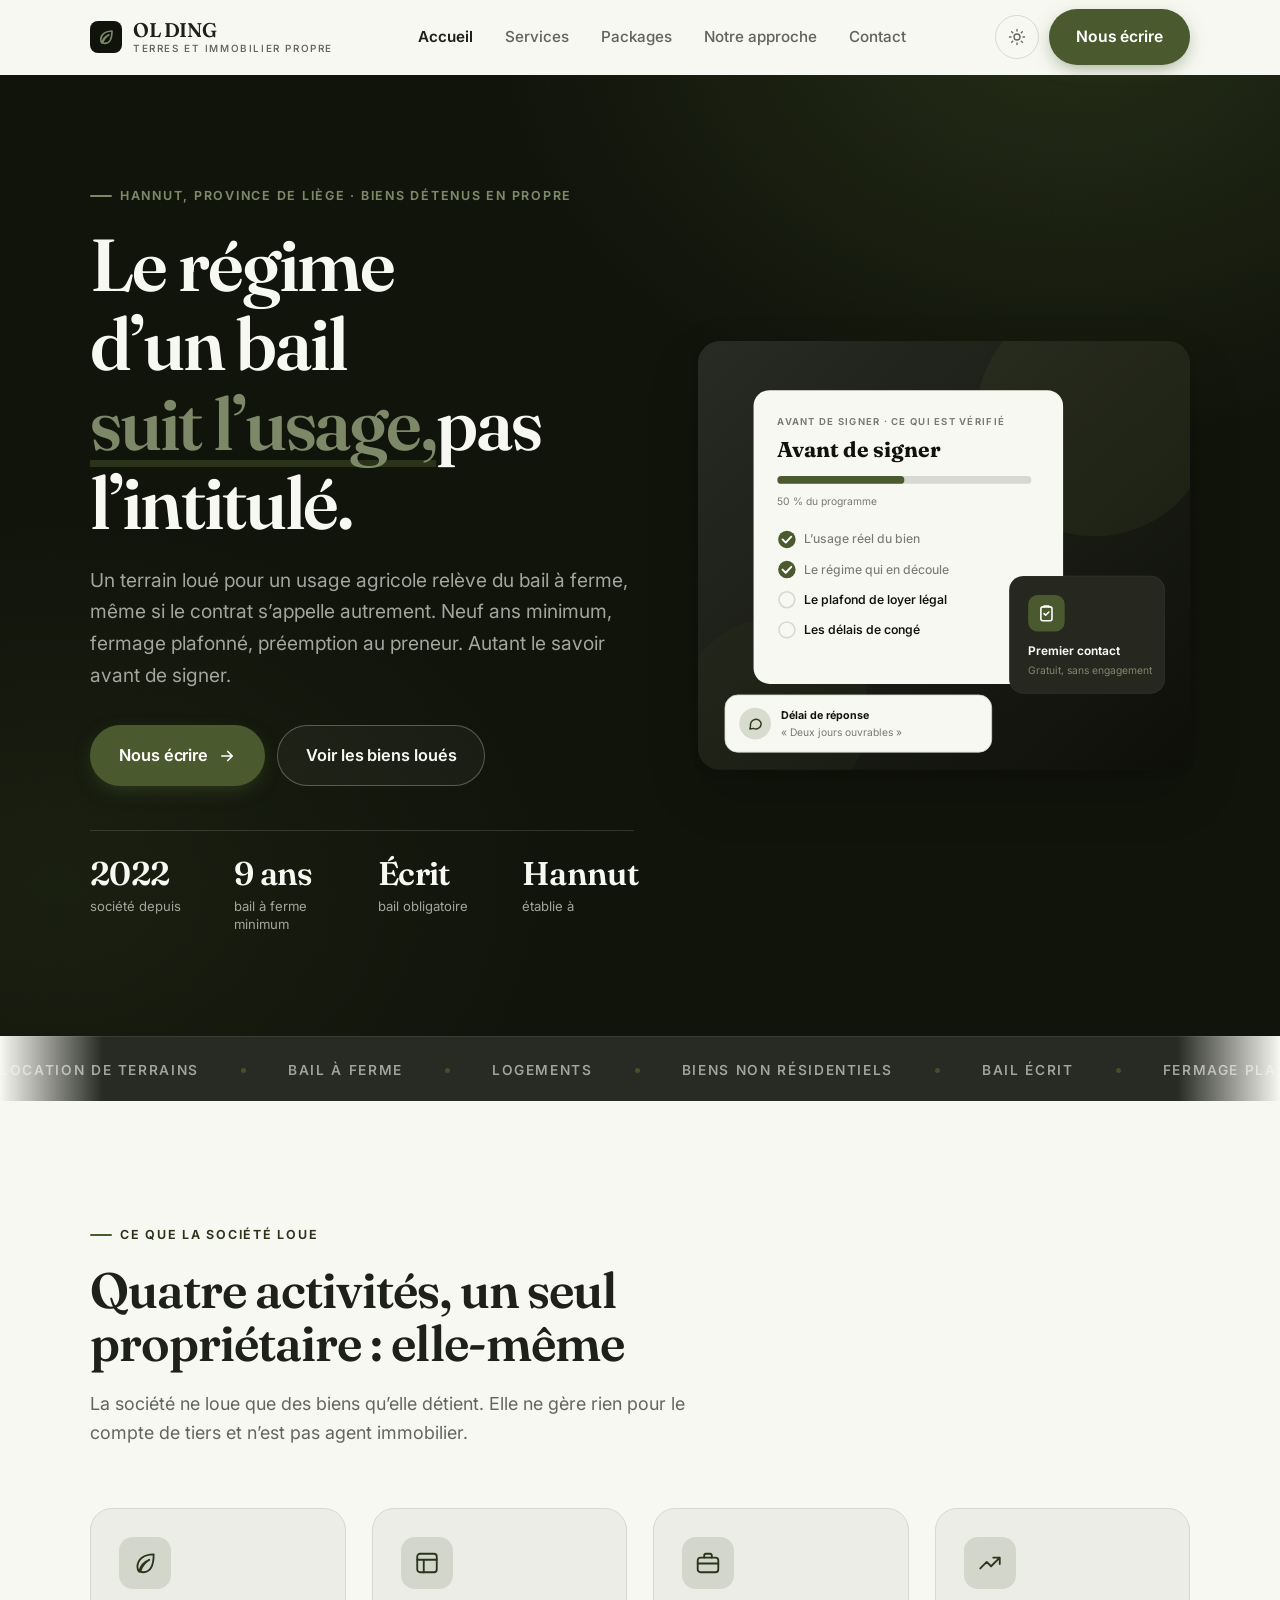
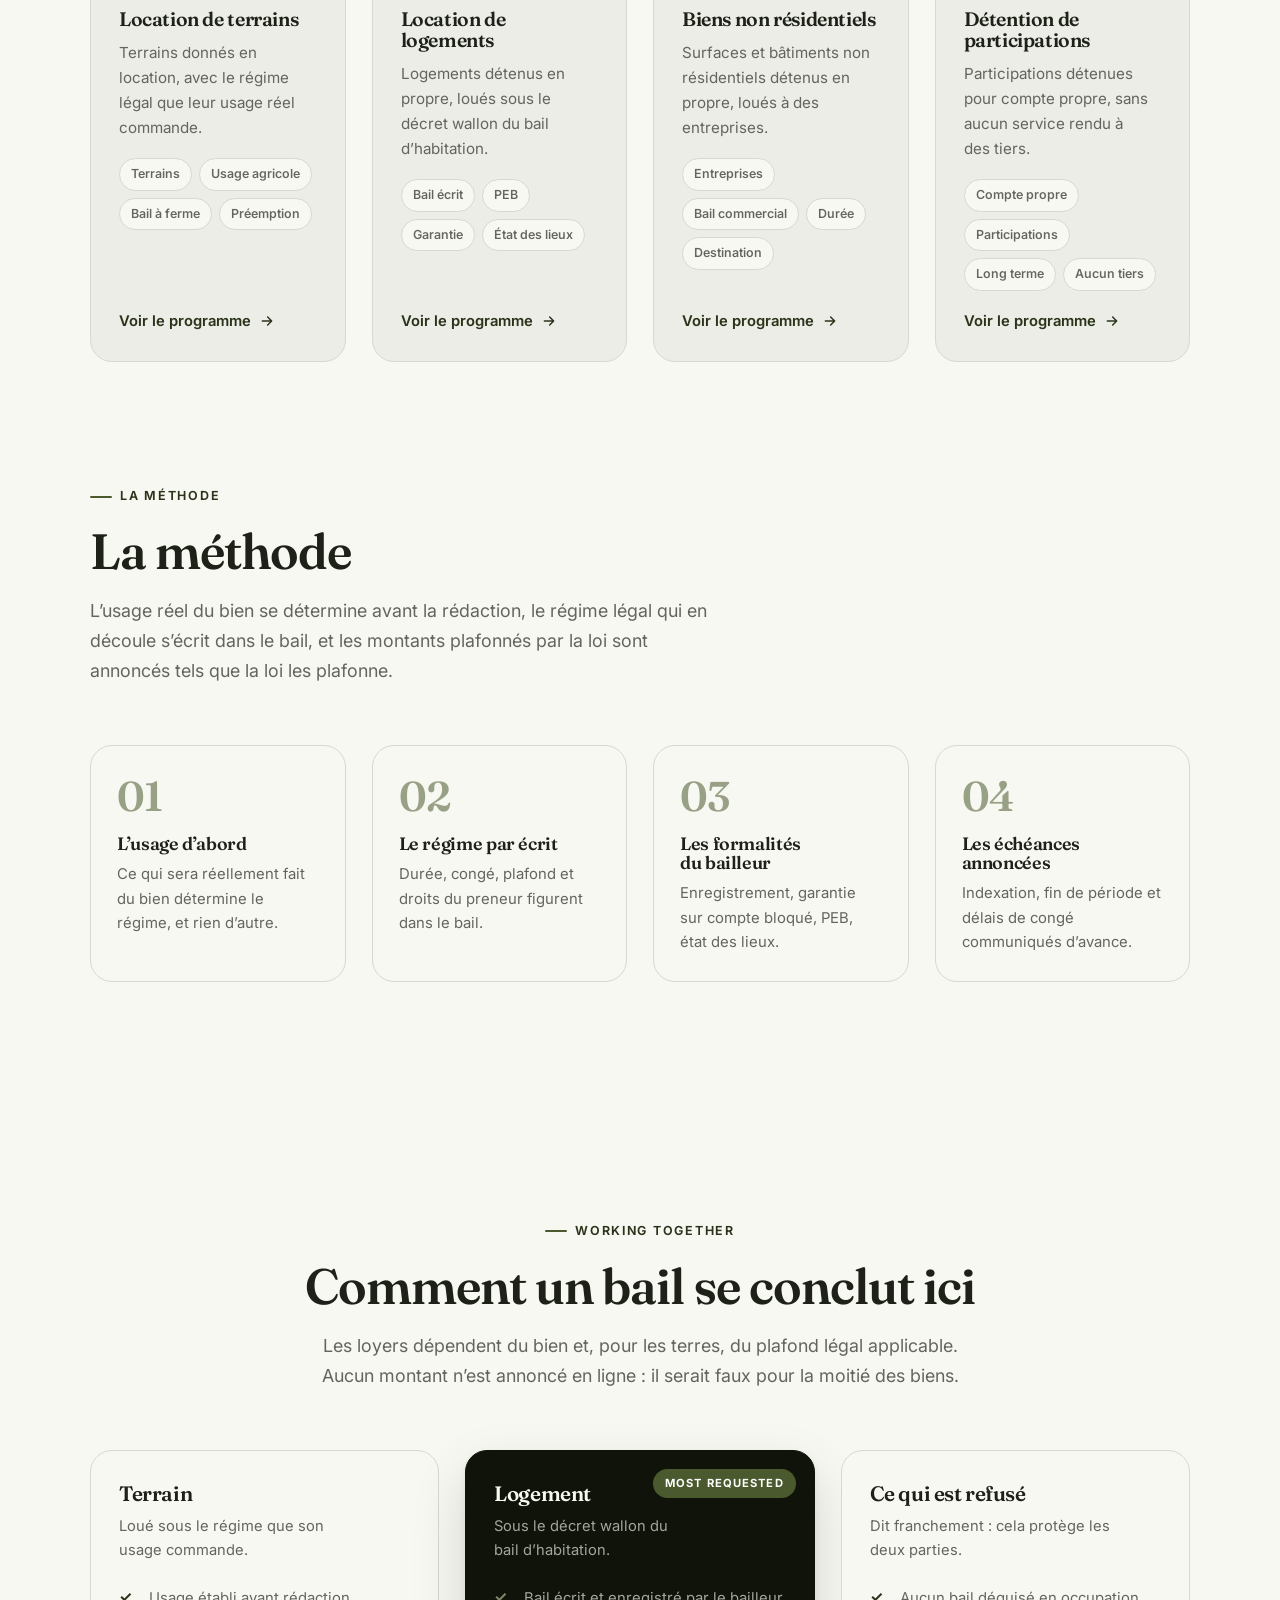
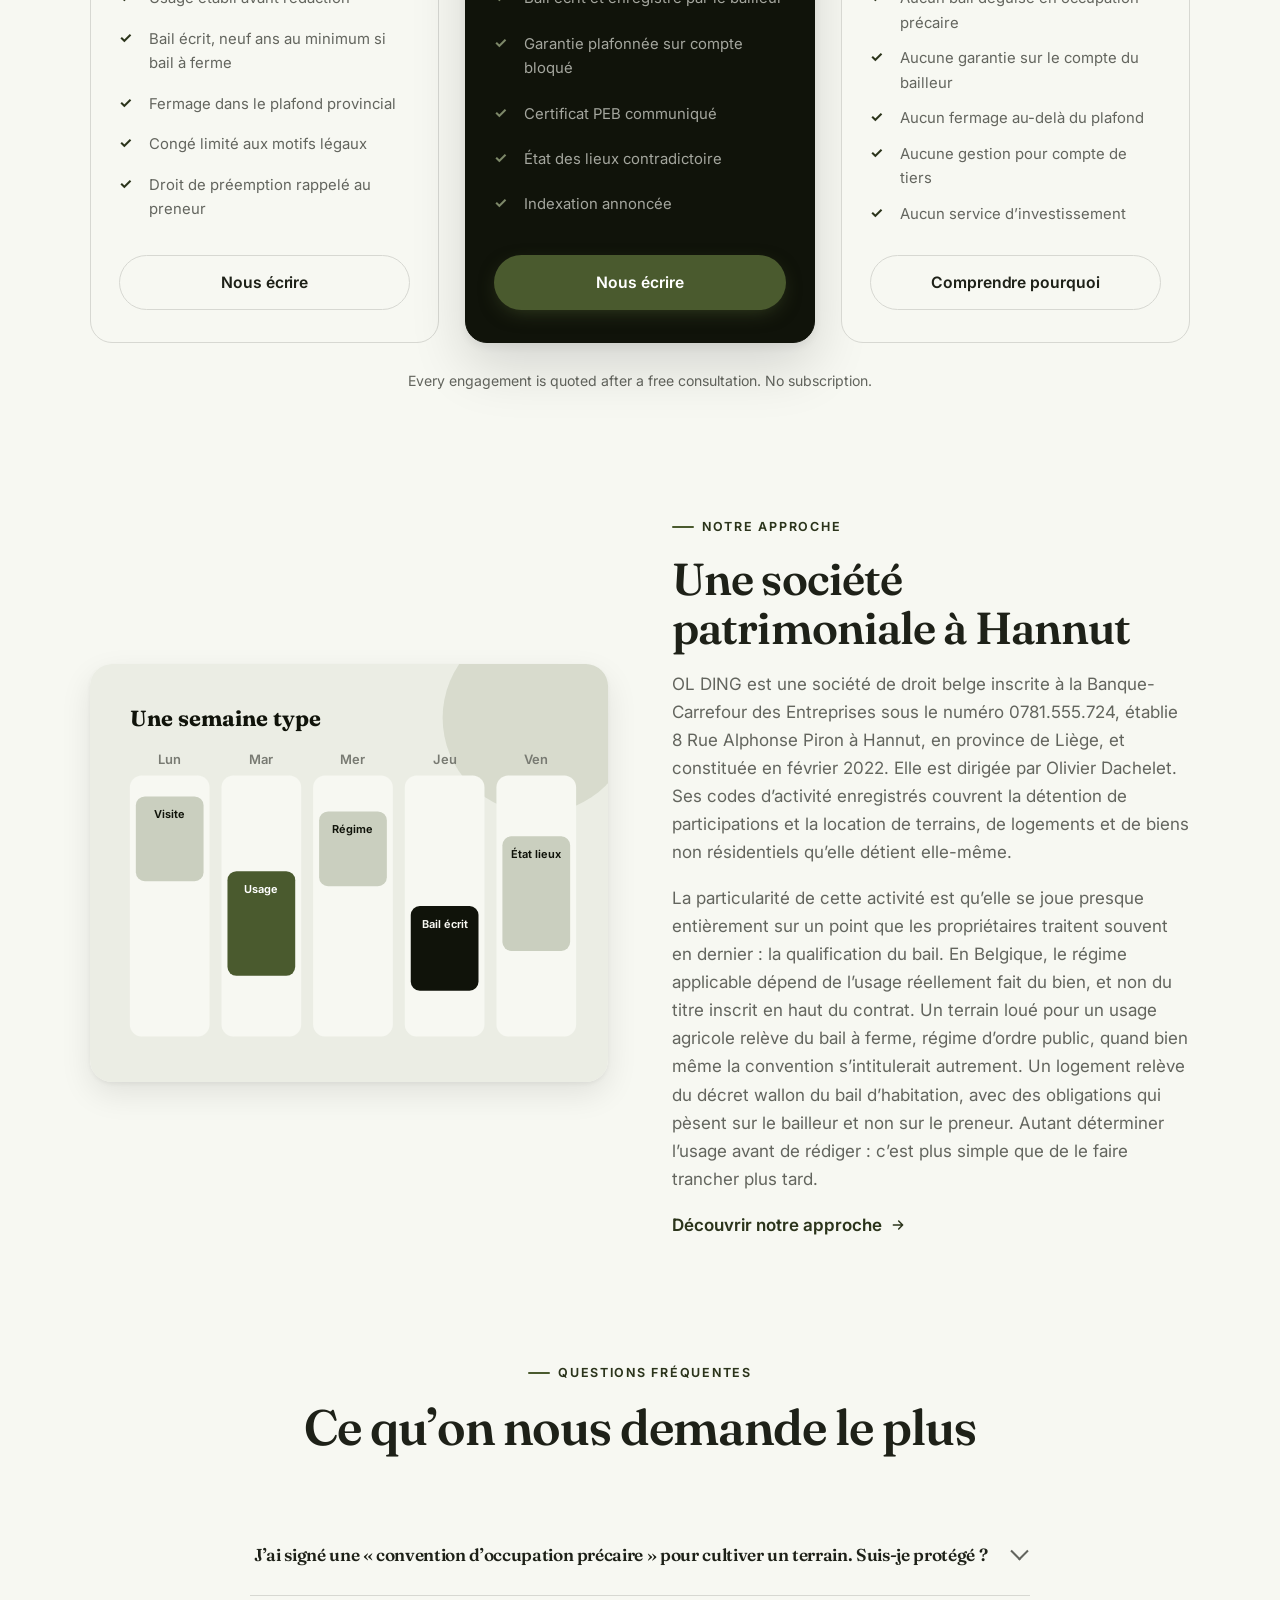
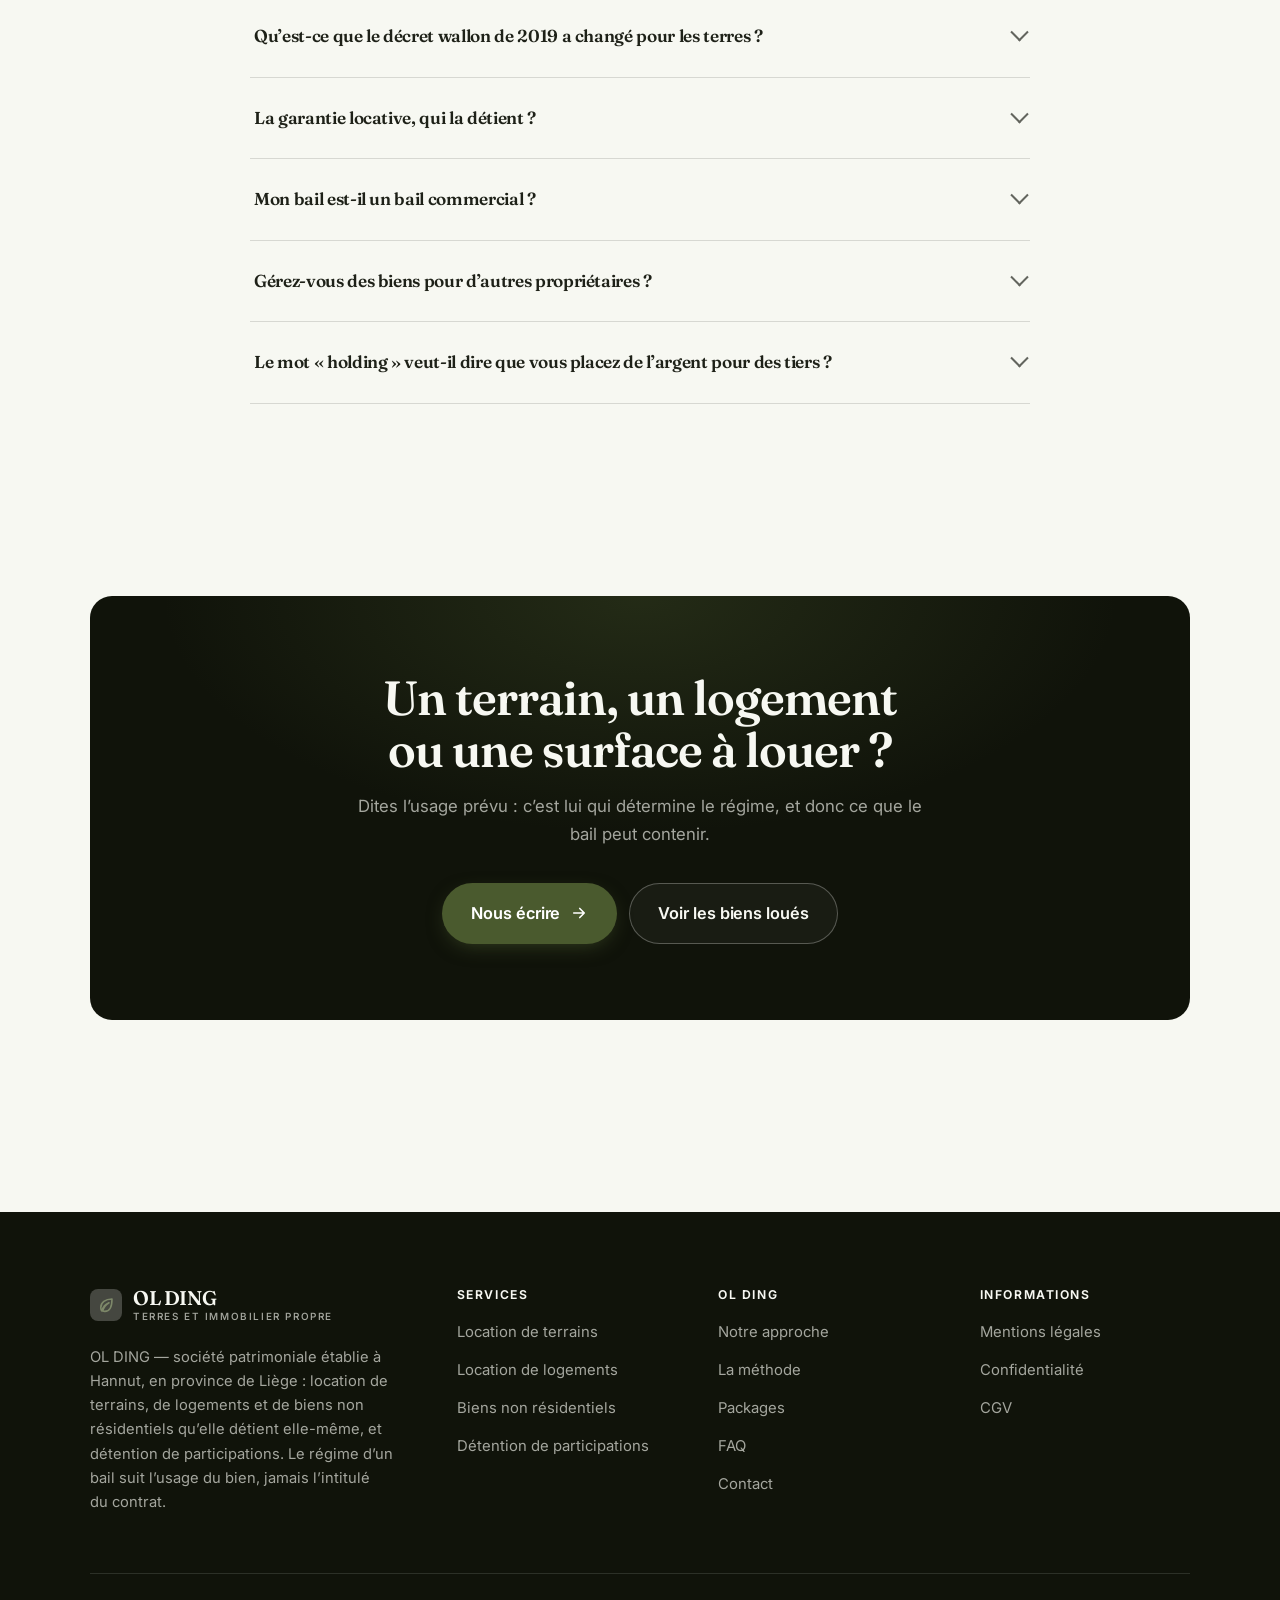
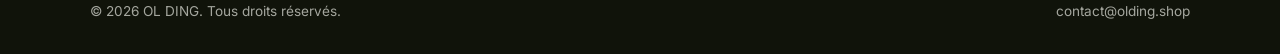
<file: index.html>
<!DOCTYPE html>
<html lang="fr" class="no-js">
<head>
<meta charset="utf-8">
<meta name="viewport" content="width=device-width, initial-scale=1">
<title>OL DING — terrains, logements et biens non résidentiels, Hannut</title>
<meta name="description" content="OL DING, société patrimoniale à Hannut en province de Liège : location de terrains, de logements et de biens non résidentiels détenus en propre, et détention de participations.">
<link rel="canonical" href="https://olding.shop/">

<meta property="og:type" content="website">
<meta property="og:url" content="https://olding.shop/">
<meta property="og:site_name" content="OL DING">
<meta property="og:locale" content="fr_FR">
<meta property="og:title" content="OL DING — terrains, logements et biens non résidentiels, Hannut">
<meta property="og:description" content="OL DING, société patrimoniale à Hannut en province de Liège : location de terrains, de logements et de biens non résidentiels détenus en propre, et détention de participations.">
<meta name="theme-color" content="#10130a">

<link rel="icon" href="assets/img/favicon.svg" type="image/svg+xml">
<link rel="preconnect" href="https://fonts.googleapis.com">
<link rel="preconnect" href="https://fonts.gstatic.com" crossorigin>
<link rel="stylesheet" href="https://fonts.googleapis.com/css2?family=Fraunces:opsz,wght@9..144,400;9..144,600;9..144,700&family=Inter:wght@400..700&display=swap">
<link rel="stylesheet" href="assets/css/style.css">

<!-- Thème appliqué avant le premier rendu (évite le flash) -->
<script>
document.documentElement.classList.remove('no-js');
(function(){try{var t=localStorage.getItem('site-theme');if(t){document.documentElement.setAttribute('data-theme',t);}}catch(e){}})();
</script>
<script type="application/ld+json">
{
  "@context": "https://schema.org",
  "@type": "Organization",
  "name": "OL DING",
  "url": "https://olding.shop/",
  "email": "contact@olding.shop",
  "description": "OL DING, société patrimoniale à Hannut en province de Liège : location de terrains, de logements et de biens non résidentiels détenus en propre, et détention de participations.",
  "areaServed": "FR",
  "knowsLanguage": "fr"
}
</script>
</head>

<body>
<a class="skip-link" href="#main">Aller au contenu principal</a>

<header class="site-header">
  <nav class="wrap nav" aria-label="Navigation principale">
    <a class="brand" href="index.html">
      <svg class="brand__mark" viewBox="0 0 64 64" aria-hidden="true">
        <rect class="bm-bg" width="64" height="64" rx="16"/>
        <g class="bm-ic" transform="translate(14 14) scale(1.5)" fill="none" stroke-width="2.1" stroke-linecap="round" stroke-linejoin="round"><path d="M20 4c-9 0-15 4.5-15 11.5 0 2 .6 3.4 1.5 4.5C8 14 12 10.5 16 9c-4 2.5-7 6-8.5 11 1 .4 2 .5 3 .5C17 20.5 20 14 20 4z"/></g>
      </svg>
      <span>OL DING<span class="brand__sub">TERRES ET IMMOBILIER PROPRE</span></span>
    </a>

    <ul class="nav__links" id="nav-links">
      <li><a href="index.html" aria-current="page">Accueil</a></li>
      <li><a href="programmes.html">Services</a></li>
      <li><a href="index.html#tarifs">Packages</a></li>
      <li><a href="a-propos.html">Notre approche</a></li>
      <li><a href="contact.html">Contact</a></li>
      <li><a class="btn btn--primary" href="contact.html">Nous écrire</a></li>
    </ul>

    <div class="nav__cta">
      <button class="theme-toggle" type="button" aria-label="Passer en thème sombre">
        <svg class="icon-sun" viewBox="0 0 24 24" fill="none" stroke="currentColor" stroke-width="1.8" stroke-linecap="round" aria-hidden="true"><circle cx="12" cy="12" r="4"/><path d="M12 2v2m0 16v2M2 12h2m16 0h2M4.9 4.9l1.4 1.4m11.4 11.4 1.4 1.4M19.1 4.9l-1.4 1.4M6.3 17.7l-1.4 1.4"/></svg>
        <svg class="icon-moon" viewBox="0 0 24 24" fill="none" stroke="currentColor" stroke-width="1.8" stroke-linecap="round" stroke-linejoin="round" aria-hidden="true"><path d="M21 12.8A9 9 0 1 1 11.2 3a7 7 0 0 0 9.8 9.8z"/></svg>
      </button>
      <a class="btn btn--primary" href="contact.html">Nous écrire</a>
      <button class="nav__toggle" type="button" aria-expanded="false" aria-controls="nav-links" aria-label="Ouvrir le menu">
        <svg class="icon-open" viewBox="0 0 24 24" fill="none" stroke="currentColor" stroke-width="2" stroke-linecap="round" aria-hidden="true"><path d="M3 6h18M3 12h18M3 18h18"/></svg>
        <svg class="icon-close" viewBox="0 0 24 24" fill="none" stroke="currentColor" stroke-width="2" stroke-linecap="round" aria-hidden="true"><path d="M6 6l12 12M18 6L6 18"/></svg>
      </button>
    </div>
  </nav>
</header>

<main id="main">

<section class="hero">
  <div class="wrap hero__inner">
    <div>
      <span class="eyebrow hero__eyebrow">Hannut, province de Liège · Biens détenus en propre</span>
      <h1>Le régime d’un bail<br> <em>suit l’usage,</em>pas l’intitulé.</h1>
      <p class="hero__lede">Un terrain loué pour un usage agricole relève du bail à ferme, même si le contrat s’appelle autrement. Neuf ans minimum, fermage plafonné, préemption au preneur. Autant le savoir avant de signer.</p>

      <div class="hero__actions">
        <a class="btn btn--primary btn--lg" href="contact.html">Nous écrire <svg viewBox="0 0 24 24" fill="none" stroke="currentColor" stroke-width="2.2" stroke-linecap="round" stroke-linejoin="round" aria-hidden="true"><path d="M5 12h14M13 6l6 6-6 6"/></svg></a>
        <a class="btn btn--on-dark btn--lg" href="programmes.html">Voir les biens loués</a>
      </div>

      <ul class="hero__proof">
        <li><span class="stat__num">2022</span><span class="stat__label">société depuis</span></li>
        <li><span class="stat__num">9 ans</span><span class="stat__label">bail à ferme minimum</span></li>
        <li><span class="stat__num">Écrit</span><span class="stat__label">bail obligatoire</span></li>
        <li><span class="stat__num">Hannut</span><span class="stat__label">établie à</span></li>
      </ul>
    </div>

    <div class="hero__art">
      <svg viewBox="0 0 620 540" role="img" aria-label="Ce qui est vérifié avant la signature d’un bail : l’usage du bien et le régime légal qui en découle.">
        <defs>
          <linearGradient id="hbg" x1="0" y1="0" x2="1" y2="1">
            <stop offset="0" stop-color="#282b23"/><stop offset="1" stop-color="#0d0f08"/>
          </linearGradient>
        </defs>
        <rect width="620" height="540" rx="22" fill="url(#hbg)"/>
        <circle cx="500" cy="96" r="150" fill="#4a5a2e" opacity=".16"/>
        <circle cx="96" cy="470" r="120" fill="#4a5a2e" opacity=".08"/>

        <g style="font-family: var(--font-body)">
          <!-- Carte programme -->
          <rect x="70" y="62" width="390" height="370" rx="20" fill="#f7f8f2"/>
          <text x="100" y="106" font-size="12" font-weight="650" letter-spacing="1.6" fill="#787a72">AVANT DE SIGNER · CE QUI EST VÉRIFIÉ</text>
          <text x="100" y="146" font-size="27" font-weight="700" fill="#10130a" style="font-family: var(--font-display)">Avant de signer</text>
          <rect x="100" y="170" width="320" height="10" rx="5" fill="#d7d8d2"/>
          <rect x="100" y="170" width="160" height="10" rx="5" fill="#4a5a2e"/>
          <text x="100" y="206" font-size="13" fill="#787a72">50 % du programme</text>
          <circle cx="112" cy="250" r="11" fill="#4a5a2e"/><path d="M106.5 250l4 4 7-7.5" fill="none" stroke="#ffffff" stroke-width="2.4" stroke-linecap="round" stroke-linejoin="round"/><text x="134" y="255" font-size="15.5" fill="#787a72" font-weight="450">L’usage réel du bien</text>
          <circle cx="112" cy="288" r="11" fill="#4a5a2e"/><path d="M106.5 288l4 4 7-7.5" fill="none" stroke="#ffffff" stroke-width="2.4" stroke-linecap="round" stroke-linejoin="round"/><text x="134" y="293" font-size="15.5" fill="#787a72" font-weight="450">Le régime qui en découle</text>
          <circle cx="112" cy="326" r="10" fill="none" stroke="#d7d8d2" stroke-width="2"/><text x="134" y="331" font-size="15.5" fill="#10130a" font-weight="560">Le plafond de loyer légal</text>
          <circle cx="112" cy="364" r="10" fill="none" stroke="#d7d8d2" stroke-width="2"/><text x="134" y="369" font-size="15.5" fill="#10130a" font-weight="560">Les délais de congé</text>

          <!-- Carte séance -->
          <rect x="392" y="296" width="196" height="148" rx="18" fill="#262820" stroke="#ffffff" stroke-opacity=".08"/>
          <rect x="416" y="320" width="46" height="46" rx="12" fill="#4a5a2e"/>
          <g transform="translate(427 331)" fill="none" stroke="#ffffff" color="#ffffff" stroke-width="2" stroke-linecap="round" stroke-linejoin="round"><rect x="5" y="4" width="14" height="17.5" rx="2.5"/><path d="M9 4V3h6v1M9 12.5l2 2 4-4"/></g>
          <text x="416" y="396" font-size="15" font-weight="650" fill="#f7f8f2">Premier contact</text>
          <text x="416" y="420" font-size="13" fill="#7d8869">Gratuit, sans engagement</text>

          <!-- Retour du coach -->
          <rect x="34" y="446" width="336" height="72" rx="16" fill="#f7f8f2" stroke="#d7d8d2"/>
          <circle cx="72" cy="482" r="20" fill="#d8dccf"/>
          <g transform="translate(62 472) scale(.84)" fill="none" stroke="#303b1e" stroke-width="2.2" stroke-linecap="round" stroke-linejoin="round"><path d="M21 12a8 8 0 0 1-11.6 7.1L4 20l1-4.6A8 8 0 1 1 21 12z"/></g>
          <text x="104" y="476" font-size="13.5" font-weight="700" fill="#10130a">Délai de réponse</text>
          <text x="104" y="498" font-size="13" fill="#787a72">« Deux jours ouvrables »</text>
        </g>
      </svg>
    </div>
  </div>
</section>

<div class="marquee" aria-hidden="true">
  <div class="marquee__track"><span>Location de terrains</span><span>Bail à ferme</span><span>Logements</span><span>Biens non résidentiels</span><span>Bail écrit</span><span>Fermage plafonné</span><span>Droit de préemption</span><span>État des lieux</span><span>Garantie sur compte bloqué</span><span>Province de Liège</span><span>Location de terrains</span><span>Bail à ferme</span><span>Logements</span><span>Biens non résidentiels</span><span>Bail écrit</span><span>Fermage plafonné</span><span>Droit de préemption</span><span>État des lieux</span><span>Garantie sur compte bloqué</span><span>Province de Liège</span></div>
</div>

<section class="section wrap" id="programmes">
  <div class="section-head reveal">
    <span class="eyebrow">Ce que la société loue</span>
    <h2>Quatre activités, un seul propriétaire : elle-même</h2>
    <p>La société ne loue que des biens qu’elle détient. Elle ne gère rien pour le compte de tiers et n’est pas agent immobilier.</p>
  </div>
  <div class="grid grid--4 reveal-group">
    <a class="card" href="programmes.html#terres">
      <div class="card__icon"><svg viewBox="0 0 24 24" fill="none" stroke="currentColor" stroke-width="1.7" stroke-linecap="round" stroke-linejoin="round" aria-hidden="true"><path d="M20 4c-9 0-15 4.5-15 11.5 0 2 .6 3.4 1.5 4.5C8 14 12 10.5 16 9c-4 2.5-7 6-8.5 11 1 .4 2 .5 3 .5C17 20.5 20 14 20 4z"/></svg></div>
      <h3>Location de terrains</h3>
      <p>Terrains donnés en location, avec le régime légal que leur usage réel commande.</p>
      <ul class="tags"><li>Terrains</li><li>Usage agricole</li><li>Bail à ferme</li><li>Préemption</li></ul>
      <span class="arrow-link">Voir le programme <svg viewBox="0 0 24 24" fill="none" stroke="currentColor" stroke-width="2.2" stroke-linecap="round" stroke-linejoin="round" aria-hidden="true"><path d="M5 12h14M13 6l6 6-6 6"/></svg></span>
    </a>
    <a class="card" href="programmes.html#logements">
      <div class="card__icon"><svg viewBox="0 0 24 24" fill="none" stroke="currentColor" stroke-width="1.7" stroke-linecap="round" stroke-linejoin="round" aria-hidden="true"><rect x="3" y="3.5" width="18" height="17" rx="2.5"/><path d="M3 9h18M9 9v11.5"/></svg></div>
      <h3>Location de logements</h3>
      <p>Logements détenus en propre, loués sous le décret wallon du bail d’habitation.</p>
      <ul class="tags"><li>Bail écrit</li><li>PEB</li><li>Garantie</li><li>État des lieux</li></ul>
      <span class="arrow-link">Voir le programme <svg viewBox="0 0 24 24" fill="none" stroke="currentColor" stroke-width="2.2" stroke-linecap="round" stroke-linejoin="round" aria-hidden="true"><path d="M5 12h14M13 6l6 6-6 6"/></svg></span>
    </a>
    <a class="card" href="programmes.html#professionnel">
      <div class="card__icon"><svg viewBox="0 0 24 24" fill="none" stroke="currentColor" stroke-width="1.7" stroke-linecap="round" stroke-linejoin="round" aria-hidden="true"><rect x="2.5" y="7" width="19" height="13.5" rx="2.5"/><path d="M8.5 7V5a1.5 1.5 0 0 1 1.5-1.5h4A1.5 1.5 0 0 1 15.5 5v2M2.5 12.5h19"/></svg></div>
      <h3>Biens non résidentiels</h3>
      <p>Surfaces et bâtiments non résidentiels détenus en propre, loués à des entreprises.</p>
      <ul class="tags"><li>Entreprises</li><li>Bail commercial</li><li>Durée</li><li>Destination</li></ul>
      <span class="arrow-link">Voir le programme <svg viewBox="0 0 24 24" fill="none" stroke="currentColor" stroke-width="2.2" stroke-linecap="round" stroke-linejoin="round" aria-hidden="true"><path d="M5 12h14M13 6l6 6-6 6"/></svg></span>
    </a>
    <a class="card" href="programmes.html#participations">
      <div class="card__icon"><svg viewBox="0 0 24 24" fill="none" stroke="currentColor" stroke-width="1.7" stroke-linecap="round" stroke-linejoin="round" aria-hidden="true"><path d="M3 17l6-6 4 4 8-8M15 7h6v6"/></svg></div>
      <h3>Détention de participations</h3>
      <p>Participations détenues pour compte propre, sans aucun service rendu à des tiers.</p>
      <ul class="tags"><li>Compte propre</li><li>Participations</li><li>Long terme</li><li>Aucun tiers</li></ul>
      <span class="arrow-link">Voir le programme <svg viewBox="0 0 24 24" fill="none" stroke="currentColor" stroke-width="2.2" stroke-linecap="round" stroke-linejoin="round" aria-hidden="true"><path d="M5 12h14M13 6l6 6-6 6"/></svg></span>
    </a>
  </div>
</section>

<section class="section section--flush wrap" id="methode">
  <div class="section-head reveal">
    <span class="eyebrow">La méthode</span>
    <h2>La méthode</h2>
    <p>L’usage réel du bien se détermine avant la rédaction, le régime légal qui en découle s’écrit dans le bail, et les montants plafonnés par la loi sont annoncés tels que la loi les plafonne.</p>
  </div>
  <div class="grid grid--4 steps reveal-group">
    <article class="step">
      <h3>L’usage d’abord</h3>
      <p>Ce qui sera réellement fait du bien détermine le régime, et rien d’autre.</p>
    </article>
    <article class="step">
      <h3>Le régime par écrit</h3>
      <p>Durée, congé, plafond et droits du preneur figurent dans le bail.</p>
    </article>
    <article class="step">
      <h3>Les formalités du bailleur</h3>
      <p>Enregistrement, garantie sur compte bloqué, PEB, état des lieux.</p>
    </article>
    <article class="step">
      <h3>Les échéances annoncées</h3>
      <p>Indexation, fin de période et délais de congé communiqués d’avance.</p>
    </article>
  </div>
</section>

<section class="section wrap" id="tarifs">
  <div class="section-head section-head--center reveal">
    <span class="eyebrow">Working together</span>
    <h2>Comment un bail se conclut ici</h2>
    <p>Les loyers dépendent du bien et, pour les terres, du plafond légal applicable. Aucun montant n’est annoncé en ligne : il serait faux pour la moitié des biens.</p>
  </div>
  <div class="grid grid--3 plans reveal-group">
    <article class="plan">
      
      <h3>Terrain</h3>
      <p class="plan__desc">Loué sous le régime que son usage commande.</p>
      
      <ul class="plan__features">
        <li>Usage établi avant rédaction</li>
        <li>Bail écrit, neuf ans au minimum si bail à ferme</li>
        <li>Fermage dans le plafond provincial</li>
        <li>Congé limité aux motifs légaux</li>
        <li>Droit de préemption rappelé au preneur</li>
      </ul>
      <a class="btn btn--ghost btn--block" href="contact.html">Nous écrire</a>
    </article>
    <article class="plan plan--featured">
      <span class="plan__tag">Most requested</span>
      <h3>Logement</h3>
      <p class="plan__desc">Sous le décret wallon du bail d’habitation.</p>
      
      <ul class="plan__features">
        <li>Bail écrit et enregistré par le bailleur</li>
        <li>Garantie plafonnée sur compte bloqué</li>
        <li>Certificat PEB communiqué</li>
        <li>État des lieux contradictoire</li>
        <li>Indexation annoncée</li>
      </ul>
      <a class="btn btn--primary btn--block" href="contact.html">Nous écrire</a>
    </article>
    <article class="plan">
      
      <h3>Ce qui est refusé</h3>
      <p class="plan__desc">Dit franchement : cela protège les deux parties.</p>
      
      <ul class="plan__features">
        <li>Aucun bail déguisé en occupation précaire</li>
        <li>Aucune garantie sur le compte du bailleur</li>
        <li>Aucun fermage au-delà du plafond</li>
        <li>Aucune gestion pour compte de tiers</li>
        <li>Aucun service d’investissement</li>
      </ul>
      <a class="btn btn--ghost btn--block" href="contact.html">Comprendre pourquoi</a>
    </article>
  </div>
  <p class="plans-note">Every engagement is quoted after a free consultation. No subscription.</p>
</section>

<section class="section section--flush wrap">
  <div class="split reveal">
    <div class="split__art">
      <svg viewBox="0 0 520 420" role="img" aria-label="Exemple de semaine type : Visite, Usage, Régime, Bail écrit, État lieux, Enregistré.">
        <rect width="520" height="420" rx="20" fill="#ebede4"/>
        <circle cx="450" cy="54" r="96" fill="#4a5a2e" opacity=".12"/>
        <g style="font-family: var(--font-body)">
        <text x="40" y="62" font-size="22" font-weight="700" fill="#10130a" style="font-family: var(--font-display)">Une semaine type</text>
        <text x="80" y="100" text-anchor="middle" font-size="13" font-weight="600" fill="#787a72">Lun</text>
        <rect x="40" y="112" width="80" height="262" rx="12" fill="#f7f8f2"/>
        <rect x="46" y="133" width="68" height="85" rx="9" fill="#cacfbf"/>
        <text x="80" y="155" text-anchor="middle" font-size="11" font-weight="650" fill="#10130a">Visite</text>
        <text x="172" y="100" text-anchor="middle" font-size="13" font-weight="600" fill="#787a72">Mar</text>
        <rect x="132" y="112" width="80" height="262" rx="12" fill="#f7f8f2"/>
        <rect x="138" y="208" width="68" height="105" rx="9" fill="#4a5a2e"/>
        <text x="172" y="230" text-anchor="middle" font-size="11" font-weight="650" fill="#ffffff">Usage</text>
        <text x="264" y="100" text-anchor="middle" font-size="13" font-weight="600" fill="#787a72">Mer</text>
        <rect x="224" y="112" width="80" height="262" rx="12" fill="#f7f8f2"/>
        <rect x="230" y="148" width="68" height="75" rx="9" fill="#cacfbf"/>
        <text x="264" y="170" text-anchor="middle" font-size="11" font-weight="650" fill="#10130a">Régime</text>
        <text x="356" y="100" text-anchor="middle" font-size="13" font-weight="600" fill="#787a72">Jeu</text>
        <rect x="316" y="112" width="80" height="262" rx="12" fill="#f7f8f2"/>
        <rect x="322" y="243" width="68" height="85" rx="9" fill="#10130a"/>
        <text x="356" y="265" text-anchor="middle" font-size="11" font-weight="650" fill="#f7f8f2">Bail écrit</text>
        <text x="448" y="100" text-anchor="middle" font-size="13" font-weight="600" fill="#787a72">Ven</text>
        <rect x="408" y="112" width="80" height="262" rx="12" fill="#f7f8f2"/>
        <rect x="414" y="173" width="68" height="115" rx="9" fill="#cacfbf"/>
        <text x="448" y="195" text-anchor="middle" font-size="11" font-weight="650" fill="#10130a">État lieux</text>
        </g>
      </svg>
    </div>
    <div>
      <span class="eyebrow">Notre approche</span>
      <h2>Une société patrimoniale à Hannut</h2>
      <p>OL DING est une société de droit belge inscrite à la Banque-Carrefour des Entreprises sous le numéro 0781.555.724, établie 8 Rue Alphonse Piron à Hannut, en province de Liège, et constituée en février 2022. Elle est dirigée par Olivier Dachelet. Ses codes d’activité enregistrés couvrent la détention de participations et la location de terrains, de logements et de biens non résidentiels qu’elle détient elle-même.</p>
      <p>La particularité de cette activité est qu’elle se joue presque entièrement sur un point que les propriétaires traitent souvent en dernier : la qualification du bail. En Belgique, le régime applicable dépend de l’usage réellement fait du bien, et non du titre inscrit en haut du contrat. Un terrain loué pour un usage agricole relève du bail à ferme, régime d’ordre public, quand bien même la convention s’intitulerait autrement. Un logement relève du décret wallon du bail d’habitation, avec des obligations qui pèsent sur le bailleur et non sur le preneur. Autant déterminer l’usage avant de rédiger : c’est plus simple que de le faire trancher plus tard.</p>
      <p><a class="arrow-link" href="a-propos.html">Découvrir notre approche <svg viewBox="0 0 24 24" fill="none" stroke="currentColor" stroke-width="2.2" stroke-linecap="round" stroke-linejoin="round" aria-hidden="true"><path d="M5 12h14M13 6l6 6-6 6"/></svg></a></p>
    </div>
  </div>
</section>

<section class="section section--flush wrap" id="faq">
  <div class="section-head section-head--center reveal">
    <span class="eyebrow">Questions fréquentes</span>
    <h2>Ce qu’on nous demande le plus</h2>
  </div>
  <div class="faq reveal">
    <details>
      <summary>J’ai signé une « convention d’occupation précaire » pour cultiver un terrain. Suis-je protégé ?</summary>
      <p>Très probablement oui, et c’est le malentendu le plus coûteux de la matière. Le bail à ferme est d’ordre public : il s’applique dès qu’un terrain est mis à disposition pour un usage agricole, quelle que soit la dénomination du contrat. Le propriétaire qui pensait avoir évité le statut se trouve face à un preneur protégé pour neuf ans, avec un fermage plafonné, un congé limité à des motifs précis et un droit de préemption en cas de vente. Un preneur dans cette situation devrait faire vérifier son contrat par un conseil indépendant plutôt que se fier à son intitulé.</p>
    </details>
    <details>
      <summary>Qu’est-ce que le décret wallon de 2019 a changé pour les terres ?</summary>
      <p>L’essentiel tient en quatre points. L’écrit est devenu obligatoire pour tout nouveau bail à ferme depuis le 1er janvier 2020. Les fermages restent plafonnés par des coefficients fixés par commission provinciale, et un fermage perçu au-delà du plafond est récupérable par le preneur. Les motifs et les délais de congé ont été revus, avec des obligations renforcées lorsque le congé est donné pour exploitation personnelle. Et de nouvelles formes de bail ont été créées, dont le bail de longue durée et le bail de carrière, qui donnent au preneur une visibilité que le bail de neuf ans ne donne pas.</p>
    </details>
    <details>
      <summary>La garantie locative, qui la détient ?</summary>
      <p>Pas le bailleur. Sous le décret wallon du bail d’habitation, la garantie locative est plafonnée et doit être placée sur un compte individualisé et bloqué ouvert au nom du preneur, ou constituée sous une des autres formes que le décret prévoit. Un bailleur qui demande un virement sur son compte personnel sort du cadre, et c’est un signal qu’un candidat preneur devrait prendre au sérieux. À la fin du bail, la libération se fait d’un commun accord ou sur décision de justice, pas unilatéralement.</p>
    </details>
    <details>
      <summary>Mon bail est-il un bail commercial ?</summary>
      <p>Seulement si le bien est loué pour y exercer un commerce de détail ou une activité d’artisan en contact direct avec le public. Dans ce cas la loi du 30 avril 1951 s’applique et elle est largement impérative : neuf ans au minimum, droit au renouvellement à des conditions précises, et parfois une indemnité d’éviction. Un bureau, un entrepôt ou un atelier sans clientèle reçue sur place relèvent en principe du droit commun, où les parties sont beaucoup plus libres. La différence pèse des années, donc elle se tranche avant de rédiger.</p>
    </details>
    <details>
      <summary>Gérez-vous des biens pour d’autres propriétaires ?</summary>
      <p>Non. La société ne loue que ce qu’elle détient elle-même. Gérer un bien pour le compte d’un tiers, négocier une location ou une vente pour autrui ou détenir des fonds de clients sont des activités réservées aux agents immobiliers inscrits à l’Institut professionnel, et cette société ne l’est pas et ne prétend pas l’être. Si vous cherchez un gestionnaire pour votre propre bien, adressez-vous à un professionnel inscrit, et vérifiez son inscription.</p>
    </details>
    <details>
      <summary>Le mot « holding » veut-il dire que vous placez de l’argent pour des tiers ?</summary>
      <p>Non, et c’est la raison pour laquelle cette question figure ici. La société détient des participations pour son propre compte. Elle ne gère aucun patrimoine appartenant à autrui, ne fournit aucun service d’investissement, ne donne aucun conseil en placement et ne sollicite aucun fonds auprès du public. Ces activités supposent un agrément que la société n’a pas et ne revendique pas.</p>
    </details>
  </div>
</section>

<section class="wrap section--tight">
  <div class="cta-band reveal">
    <h2>Un terrain, un logement ou une surface à louer ?</h2>
    <p>Dites l’usage prévu : c’est lui qui détermine le régime, et donc ce que le bail peut contenir.</p>
    <div class="hero__actions">
      <a class="btn btn--primary btn--lg" href="contact.html">Nous écrire <svg viewBox="0 0 24 24" fill="none" stroke="currentColor" stroke-width="2.2" stroke-linecap="round" stroke-linejoin="round" aria-hidden="true"><path d="M5 12h14M13 6l6 6-6 6"/></svg></a>
      <a class="btn btn--on-dark btn--lg" href="programmes.html">Voir les biens loués</a>
    </div>
  </div>
</section>

</main>

<footer class="site-footer">
  <div class="wrap">
    <div class="footer__grid">
      <div class="footer__brand">
        <a class="brand" href="index.html">
          <svg class="brand__mark" viewBox="0 0 64 64" aria-hidden="true">
        <rect class="bm-bg" width="64" height="64" rx="16"/>
        <g class="bm-ic" transform="translate(14 14) scale(1.5)" fill="none" stroke-width="2.1" stroke-linecap="round" stroke-linejoin="round"><path d="M20 4c-9 0-15 4.5-15 11.5 0 2 .6 3.4 1.5 4.5C8 14 12 10.5 16 9c-4 2.5-7 6-8.5 11 1 .4 2 .5 3 .5C17 20.5 20 14 20 4z"/></g>
      </svg>
          <span>OL DING<span class="brand__sub">TERRES ET IMMOBILIER PROPRE</span></span>
        </a>
        <p>OL DING — société patrimoniale établie à Hannut, en province de Liège : location de terrains, de logements et de biens non résidentiels qu’elle détient elle-même, et détention de participations. Le régime d’un bail suit l’usage du bien, jamais l’intitulé du contrat.</p>
      </div>

      <div class="footer__col">
        <h4>Services</h4>
        <ul>
          <li><a href="programmes.html#terres">Location de terrains</a></li>
          <li><a href="programmes.html#logements">Location de logements</a></li>
          <li><a href="programmes.html#professionnel">Biens non résidentiels</a></li>
          <li><a href="programmes.html#participations">Détention de participations</a></li>
        </ul>
      </div>

      <div class="footer__col">
        <h4>OL DING</h4>
        <ul>
          <li><a href="a-propos.html">Notre approche</a></li>
          <li><a href="index.html#methode">La méthode</a></li>
          <li><a href="index.html#tarifs">Packages</a></li>
          <li><a href="index.html#faq">FAQ</a></li>
          <li><a href="contact.html">Contact</a></li>
        </ul>
      </div>

      <div class="footer__col">
        <h4>Informations</h4>
        <ul>
          <li><a href="mentions-legales.html">Mentions légales</a></li>
          <li><a href="mentions-legales.html#confidentialite">Confidentialité</a></li>
          <li><a href="mentions-legales.html#cgv">CGV</a></li>
        </ul>
      </div>
    </div>

    <div class="footer__bottom">
      <p>© <span data-year>2026</span> OL DING. Tous droits réservés.</p>
      <p><a href="mailto:contact@olding.shop">contact@olding.shop</a></p>
    </div>
  </div>
</footer>

<script src="assets/js/main.js" defer></script>
</body>
</html>
</file>
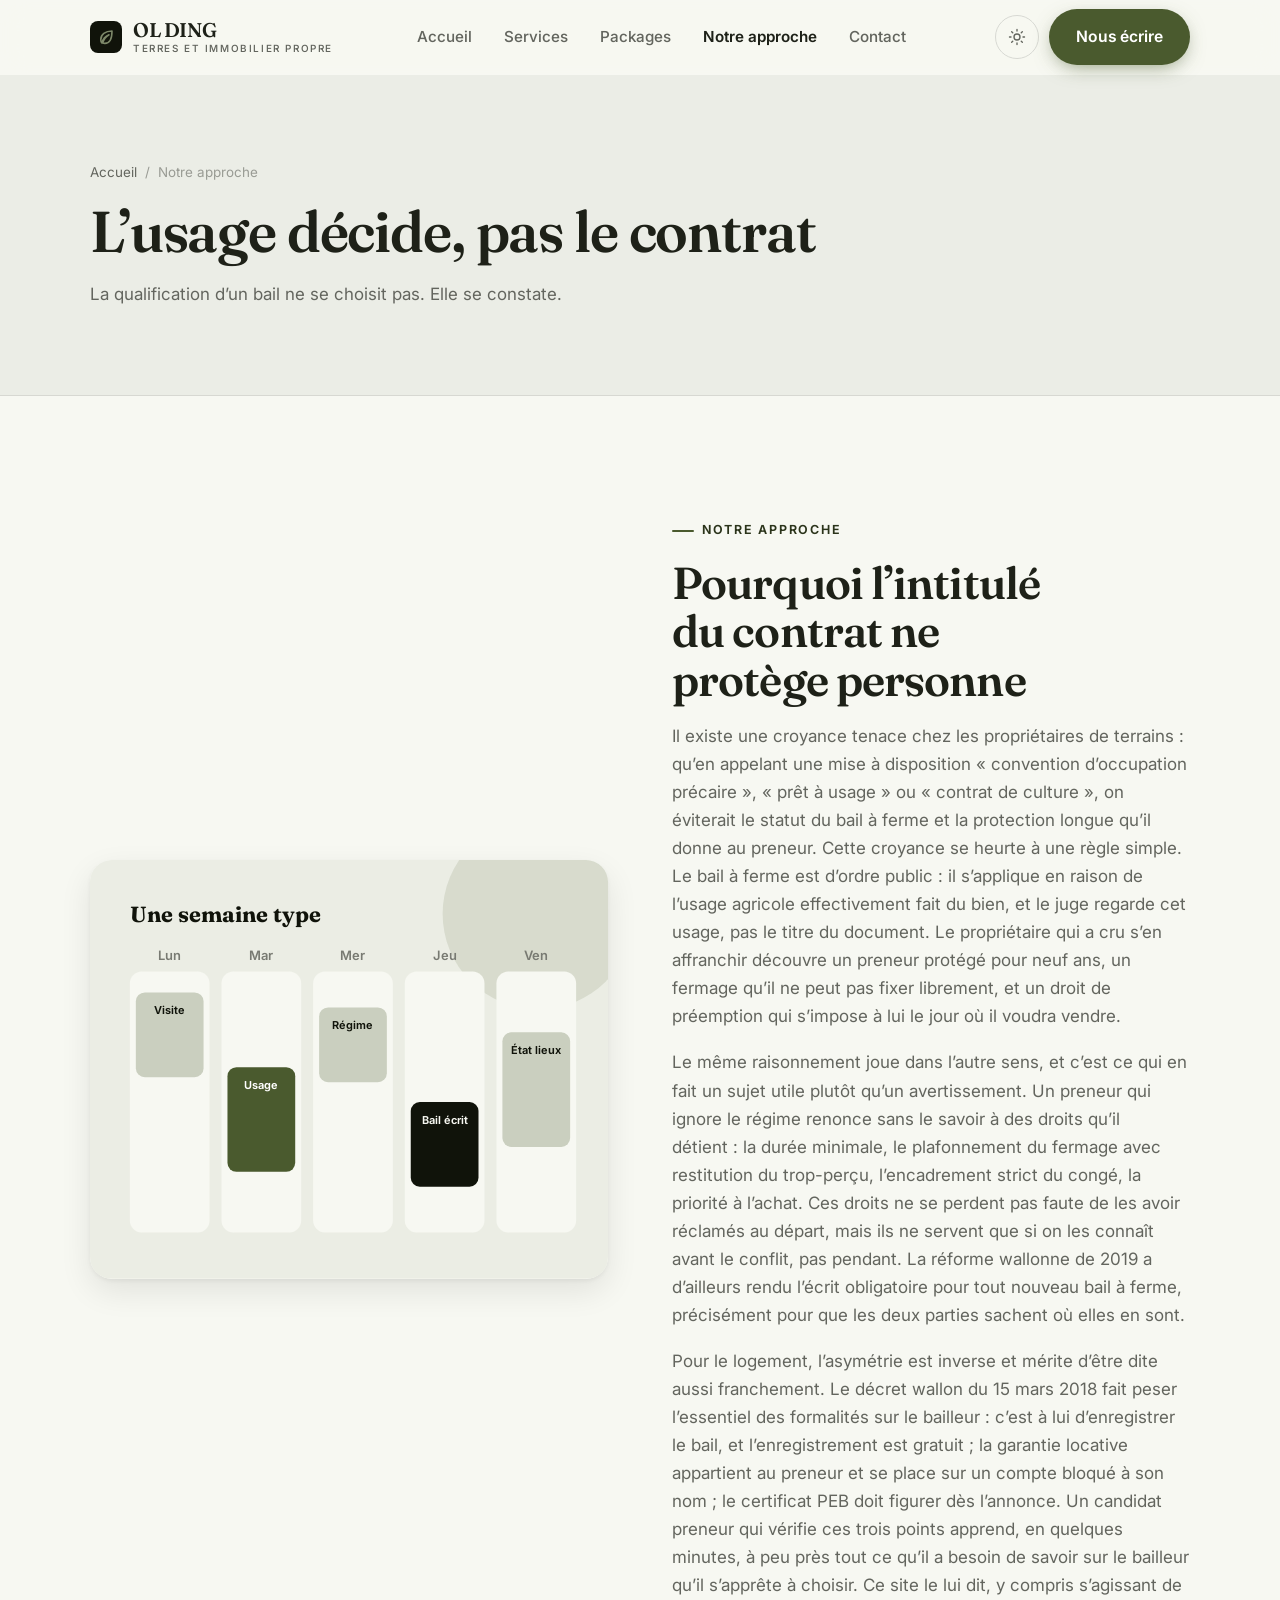
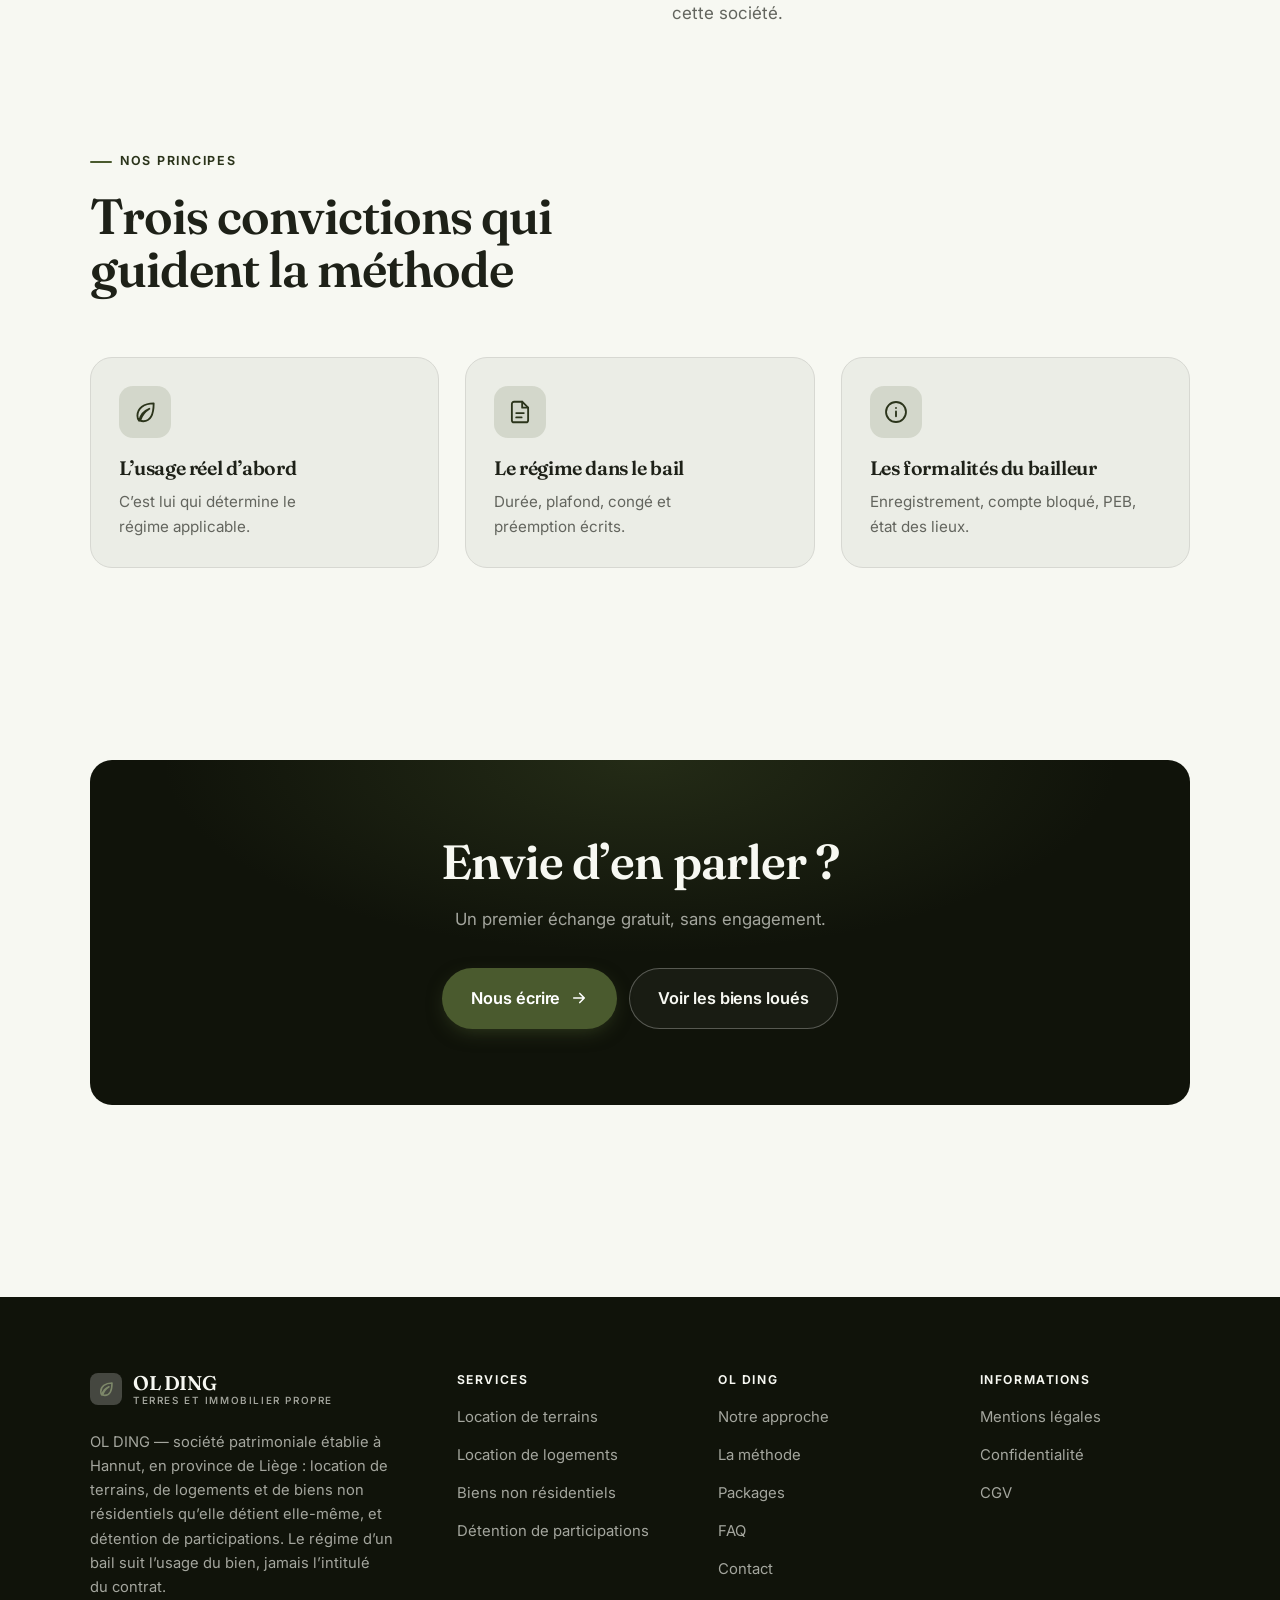
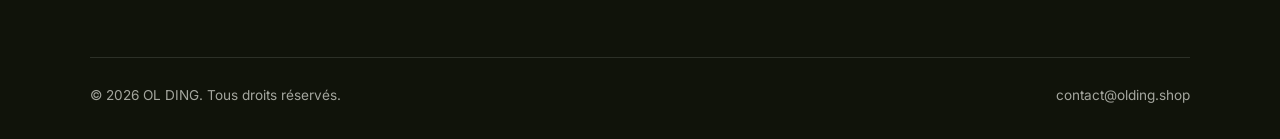
<file: a-propos.html>
<!DOCTYPE html>
<html lang="fr" class="no-js">
<head>
<meta charset="utf-8">
<meta name="viewport" content="width=device-width, initial-scale=1">
<title>Notre approche — OL DING</title>
<meta name="description" content="À propos d’OL DING, société patrimoniale à Hannut en province de Liège, numéro d’entreprise 0781.555.724.">
<link rel="canonical" href="https://olding.shop/a-propos.html">

<meta property="og:type" content="website">
<meta property="og:url" content="https://olding.shop/a-propos.html">
<meta property="og:site_name" content="OL DING">
<meta property="og:locale" content="fr_FR">
<meta property="og:title" content="Notre approche — OL DING">
<meta property="og:description" content="À propos d’OL DING, société patrimoniale à Hannut en province de Liège, numéro d’entreprise 0781.555.724.">
<meta name="theme-color" content="#10130a">

<link rel="icon" href="assets/img/favicon.svg" type="image/svg+xml">
<link rel="preconnect" href="https://fonts.googleapis.com">
<link rel="preconnect" href="https://fonts.gstatic.com" crossorigin>
<link rel="stylesheet" href="https://fonts.googleapis.com/css2?family=Fraunces:opsz,wght@9..144,400;9..144,600;9..144,700&family=Inter:wght@400..700&display=swap">
<link rel="stylesheet" href="assets/css/style.css">

<!-- Thème appliqué avant le premier rendu (évite le flash) -->
<script>
document.documentElement.classList.remove('no-js');
(function(){try{var t=localStorage.getItem('site-theme');if(t){document.documentElement.setAttribute('data-theme',t);}}catch(e){}})();
</script>
</head>

<body>
<a class="skip-link" href="#main">Aller au contenu principal</a>

<header class="site-header">
  <nav class="wrap nav" aria-label="Navigation principale">
    <a class="brand" href="index.html">
      <svg class="brand__mark" viewBox="0 0 64 64" aria-hidden="true">
        <rect class="bm-bg" width="64" height="64" rx="16"/>
        <g class="bm-ic" transform="translate(14 14) scale(1.5)" fill="none" stroke-width="2.1" stroke-linecap="round" stroke-linejoin="round"><path d="M20 4c-9 0-15 4.5-15 11.5 0 2 .6 3.4 1.5 4.5C8 14 12 10.5 16 9c-4 2.5-7 6-8.5 11 1 .4 2 .5 3 .5C17 20.5 20 14 20 4z"/></g>
      </svg>
      <span>OL DING<span class="brand__sub">TERRES ET IMMOBILIER PROPRE</span></span>
    </a>

    <ul class="nav__links" id="nav-links">
      <li><a href="index.html">Accueil</a></li>
      <li><a href="programmes.html">Services</a></li>
      <li><a href="index.html#tarifs">Packages</a></li>
      <li><a href="a-propos.html" aria-current="page">Notre approche</a></li>
      <li><a href="contact.html">Contact</a></li>
      <li><a class="btn btn--primary" href="contact.html">Nous écrire</a></li>
    </ul>

    <div class="nav__cta">
      <button class="theme-toggle" type="button" aria-label="Passer en thème sombre">
        <svg class="icon-sun" viewBox="0 0 24 24" fill="none" stroke="currentColor" stroke-width="1.8" stroke-linecap="round" aria-hidden="true"><circle cx="12" cy="12" r="4"/><path d="M12 2v2m0 16v2M2 12h2m16 0h2M4.9 4.9l1.4 1.4m11.4 11.4 1.4 1.4M19.1 4.9l-1.4 1.4M6.3 17.7l-1.4 1.4"/></svg>
        <svg class="icon-moon" viewBox="0 0 24 24" fill="none" stroke="currentColor" stroke-width="1.8" stroke-linecap="round" stroke-linejoin="round" aria-hidden="true"><path d="M21 12.8A9 9 0 1 1 11.2 3a7 7 0 0 0 9.8 9.8z"/></svg>
      </button>
      <a class="btn btn--primary" href="contact.html">Nous écrire</a>
      <button class="nav__toggle" type="button" aria-expanded="false" aria-controls="nav-links" aria-label="Ouvrir le menu">
        <svg class="icon-open" viewBox="0 0 24 24" fill="none" stroke="currentColor" stroke-width="2" stroke-linecap="round" aria-hidden="true"><path d="M3 6h18M3 12h18M3 18h18"/></svg>
        <svg class="icon-close" viewBox="0 0 24 24" fill="none" stroke="currentColor" stroke-width="2" stroke-linecap="round" aria-hidden="true"><path d="M6 6l12 12M18 6L6 18"/></svg>
      </button>
    </div>
  </nav>
</header>

<main id="main">

<section class="page-head">
  <div class="wrap">
    <nav class="breadcrumb" aria-label="Fil d’Ariane">
      <a href="index.html">Accueil</a><span>/</span><span aria-current="page">Notre approche</span>
    </nav>
    <h1>L’usage décide, pas le contrat</h1>
    <p>La qualification d’un bail ne se choisit pas. Elle se constate.</p>
  </div>
</section>

<section class="section wrap">
  <div class="split reveal">
    <div class="split__art">
      <svg viewBox="0 0 520 420" role="img" aria-label="Exemple de semaine type : Visite, Usage, Régime, Bail écrit, État lieux, Enregistré.">
        <rect width="520" height="420" rx="20" fill="#ebede4"/>
        <circle cx="450" cy="54" r="96" fill="#4a5a2e" opacity=".12"/>
        <g style="font-family: var(--font-body)">
        <text x="40" y="62" font-size="22" font-weight="700" fill="#10130a" style="font-family: var(--font-display)">Une semaine type</text>
        <text x="80" y="100" text-anchor="middle" font-size="13" font-weight="600" fill="#787a72">Lun</text>
        <rect x="40" y="112" width="80" height="262" rx="12" fill="#f7f8f2"/>
        <rect x="46" y="133" width="68" height="85" rx="9" fill="#cacfbf"/>
        <text x="80" y="155" text-anchor="middle" font-size="11" font-weight="650" fill="#10130a">Visite</text>
        <text x="172" y="100" text-anchor="middle" font-size="13" font-weight="600" fill="#787a72">Mar</text>
        <rect x="132" y="112" width="80" height="262" rx="12" fill="#f7f8f2"/>
        <rect x="138" y="208" width="68" height="105" rx="9" fill="#4a5a2e"/>
        <text x="172" y="230" text-anchor="middle" font-size="11" font-weight="650" fill="#ffffff">Usage</text>
        <text x="264" y="100" text-anchor="middle" font-size="13" font-weight="600" fill="#787a72">Mer</text>
        <rect x="224" y="112" width="80" height="262" rx="12" fill="#f7f8f2"/>
        <rect x="230" y="148" width="68" height="75" rx="9" fill="#cacfbf"/>
        <text x="264" y="170" text-anchor="middle" font-size="11" font-weight="650" fill="#10130a">Régime</text>
        <text x="356" y="100" text-anchor="middle" font-size="13" font-weight="600" fill="#787a72">Jeu</text>
        <rect x="316" y="112" width="80" height="262" rx="12" fill="#f7f8f2"/>
        <rect x="322" y="243" width="68" height="85" rx="9" fill="#10130a"/>
        <text x="356" y="265" text-anchor="middle" font-size="11" font-weight="650" fill="#f7f8f2">Bail écrit</text>
        <text x="448" y="100" text-anchor="middle" font-size="13" font-weight="600" fill="#787a72">Ven</text>
        <rect x="408" y="112" width="80" height="262" rx="12" fill="#f7f8f2"/>
        <rect x="414" y="173" width="68" height="115" rx="9" fill="#cacfbf"/>
        <text x="448" y="195" text-anchor="middle" font-size="11" font-weight="650" fill="#10130a">État lieux</text>
        </g>
      </svg>
    </div>
    <div>
      <span class="eyebrow">Notre approche</span>
      <h2>Pourquoi l’intitulé du contrat ne protège personne</h2>
      <p>Il existe une croyance tenace chez les propriétaires de terrains : qu’en appelant une mise à disposition « convention d’occupation précaire », « prêt à usage » ou « contrat de culture », on éviterait le statut du bail à ferme et la protection longue qu’il donne au preneur. Cette croyance se heurte à une règle simple. Le bail à ferme est d’ordre public : il s’applique en raison de l’usage agricole effectivement fait du bien, et le juge regarde cet usage, pas le titre du document. Le propriétaire qui a cru s’en affranchir découvre un preneur protégé pour neuf ans, un fermage qu’il ne peut pas fixer librement, et un droit de préemption qui s’impose à lui le jour où il voudra vendre.</p>
      <p>Le même raisonnement joue dans l’autre sens, et c’est ce qui en fait un sujet utile plutôt qu’un avertissement. Un preneur qui ignore le régime renonce sans le savoir à des droits qu’il détient : la durée minimale, le plafonnement du fermage avec restitution du trop-perçu, l’encadrement strict du congé, la priorité à l’achat. Ces droits ne se perdent pas faute de les avoir réclamés au départ, mais ils ne servent que si on les connaît avant le conflit, pas pendant. La réforme wallonne de 2019 a d’ailleurs rendu l’écrit obligatoire pour tout nouveau bail à ferme, précisément pour que les deux parties sachent où elles en sont.</p>
      <p>Pour le logement, l’asymétrie est inverse et mérite d’être dite aussi franchement. Le décret wallon du 15 mars 2018 fait peser l’essentiel des formalités sur le bailleur : c’est à lui d’enregistrer le bail, et l’enregistrement est gratuit ; la garantie locative appartient au preneur et se place sur un compte bloqué à son nom ; le certificat PEB doit figurer dès l’annonce. Un candidat preneur qui vérifie ces trois points apprend, en quelques minutes, à peu près tout ce qu’il a besoin de savoir sur le bailleur qu’il s’apprête à choisir. Ce site le lui dit, y compris s’agissant de cette société.</p>
      <!--
        À COMPLÉTER : ajoutez une présentation de la personne qui coache
        (prénom, parcours réel), avec une photo si possible. N'inventez ni
        diplôme ni expérience : voir README.md.
      -->
    </div>
  </div>
</section>

<section class="section section--flush wrap">
  <div class="section-head reveal">
    <span class="eyebrow">Nos principes</span>
    <h2>Trois convictions qui guident la méthode</h2>
  </div>
  <div class="grid grid--3 reveal-group">
    <article class="card">
      <div class="card__icon"><svg viewBox="0 0 24 24" fill="none" stroke="currentColor" stroke-width="1.7" stroke-linecap="round" stroke-linejoin="round" aria-hidden="true"><path d="M20 4c-9 0-15 4.5-15 11.5 0 2 .6 3.4 1.5 4.5C8 14 12 10.5 16 9c-4 2.5-7 6-8.5 11 1 .4 2 .5 3 .5C17 20.5 20 14 20 4z"/></svg></div>
      <h3>L’usage réel d’abord</h3>
      <p>C’est lui qui détermine le régime applicable.</p>
    </article>
    <article class="card">
      <div class="card__icon"><svg viewBox="0 0 24 24" fill="none" stroke="currentColor" stroke-width="1.7" stroke-linecap="round" stroke-linejoin="round" aria-hidden="true"><path d="M14 2.5H6.5A2 2 0 0 0 4.5 4.5v15a2 2 0 0 0 2 2h11a2 2 0 0 0 2-2V8z"/><path d="M14 2.5V8h5.5M8.5 13h7M8.5 17h5"/></svg></div>
      <h3>Le régime dans le bail</h3>
      <p>Durée, plafond, congé et préemption écrits.</p>
    </article>
    <article class="card">
      <div class="card__icon"><svg viewBox="0 0 24 24" fill="none" stroke="currentColor" stroke-width="1.7" stroke-linecap="round" stroke-linejoin="round" aria-hidden="true"><circle cx="12" cy="12" r="9.2"/><path d="M12 16v-4.5M12 8.2v.1"/></svg></div>
      <h3>Les formalités du bailleur</h3>
      <p>Enregistrement, compte bloqué, PEB, état des lieux.</p>
    </article>
  </div>
</section>

<section class="wrap section--tight">
  <div class="cta-band reveal">
    <h2>Envie d’en parler ?</h2>
    <p>Un premier échange gratuit, sans engagement.</p>
    <div class="hero__actions">
      <a class="btn btn--primary btn--lg" href="contact.html">Nous écrire <svg viewBox="0 0 24 24" fill="none" stroke="currentColor" stroke-width="2.2" stroke-linecap="round" stroke-linejoin="round" aria-hidden="true"><path d="M5 12h14M13 6l6 6-6 6"/></svg></a>
      <a class="btn btn--on-dark btn--lg" href="programmes.html">Voir les biens loués</a>
    </div>
  </div>
</section>

</main>

<footer class="site-footer">
  <div class="wrap">
    <div class="footer__grid">
      <div class="footer__brand">
        <a class="brand" href="index.html">
          <svg class="brand__mark" viewBox="0 0 64 64" aria-hidden="true">
        <rect class="bm-bg" width="64" height="64" rx="16"/>
        <g class="bm-ic" transform="translate(14 14) scale(1.5)" fill="none" stroke-width="2.1" stroke-linecap="round" stroke-linejoin="round"><path d="M20 4c-9 0-15 4.5-15 11.5 0 2 .6 3.4 1.5 4.5C8 14 12 10.5 16 9c-4 2.5-7 6-8.5 11 1 .4 2 .5 3 .5C17 20.5 20 14 20 4z"/></g>
      </svg>
          <span>OL DING<span class="brand__sub">TERRES ET IMMOBILIER PROPRE</span></span>
        </a>
        <p>OL DING — société patrimoniale établie à Hannut, en province de Liège : location de terrains, de logements et de biens non résidentiels qu’elle détient elle-même, et détention de participations. Le régime d’un bail suit l’usage du bien, jamais l’intitulé du contrat.</p>
      </div>

      <div class="footer__col">
        <h4>Services</h4>
        <ul>
          <li><a href="programmes.html#terres">Location de terrains</a></li>
          <li><a href="programmes.html#logements">Location de logements</a></li>
          <li><a href="programmes.html#professionnel">Biens non résidentiels</a></li>
          <li><a href="programmes.html#participations">Détention de participations</a></li>
        </ul>
      </div>

      <div class="footer__col">
        <h4>OL DING</h4>
        <ul>
          <li><a href="a-propos.html">Notre approche</a></li>
          <li><a href="index.html#methode">La méthode</a></li>
          <li><a href="index.html#tarifs">Packages</a></li>
          <li><a href="index.html#faq">FAQ</a></li>
          <li><a href="contact.html">Contact</a></li>
        </ul>
      </div>

      <div class="footer__col">
        <h4>Informations</h4>
        <ul>
          <li><a href="mentions-legales.html">Mentions légales</a></li>
          <li><a href="mentions-legales.html#confidentialite">Confidentialité</a></li>
          <li><a href="mentions-legales.html#cgv">CGV</a></li>
        </ul>
      </div>
    </div>

    <div class="footer__bottom">
      <p>© <span data-year>2026</span> OL DING. Tous droits réservés.</p>
      <p><a href="mailto:contact@olding.shop">contact@olding.shop</a></p>
    </div>
  </div>
</footer>

<script src="assets/js/main.js" defer></script>
</body>
</html>
</file>
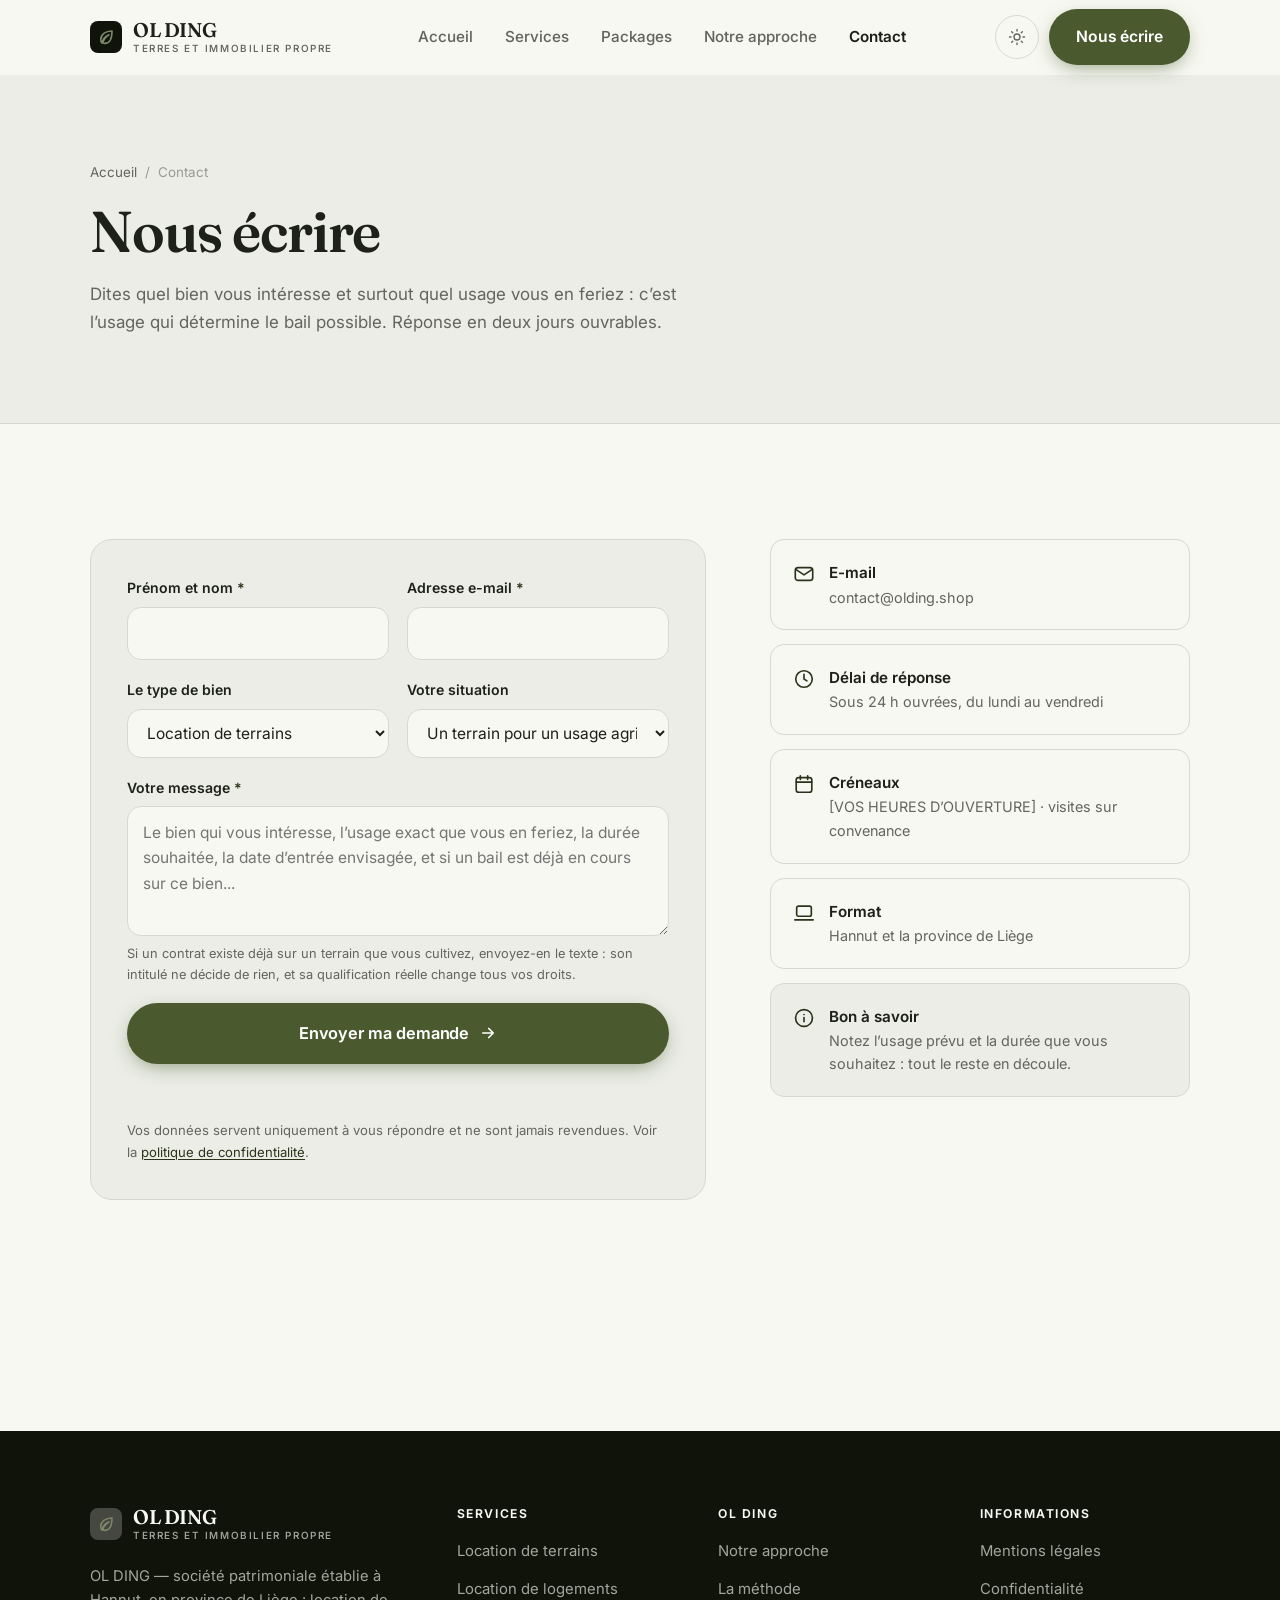
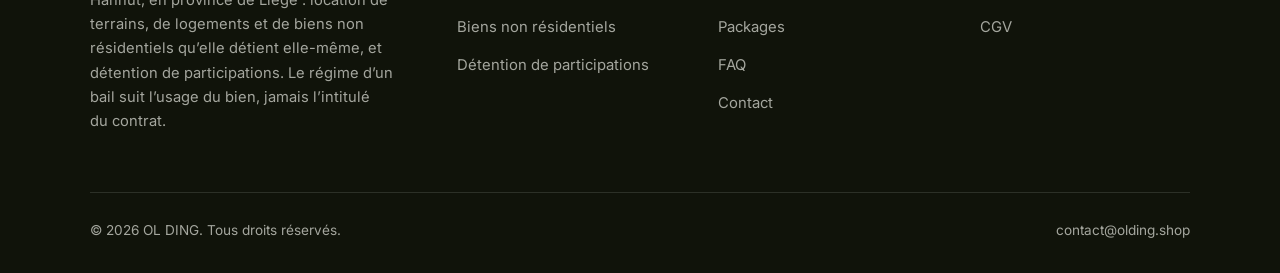
<file: contact.html>
<!DOCTYPE html>
<html lang="fr" class="no-js">
<head>
<meta charset="utf-8">
<meta name="viewport" content="width=device-width, initial-scale=1">
<title>Contact — OL DING</title>
<meta name="description" content="Contacter OL DING à Hannut au sujet d’un terrain, d’un logement ou d’une surface non résidentielle. Réponse en deux jours ouvrables.">
<link rel="canonical" href="https://olding.shop/contact.html">

<meta property="og:type" content="website">
<meta property="og:url" content="https://olding.shop/contact.html">
<meta property="og:site_name" content="OL DING">
<meta property="og:locale" content="fr_FR">
<meta property="og:title" content="Contact — OL DING">
<meta property="og:description" content="Contacter OL DING à Hannut au sujet d’un terrain, d’un logement ou d’une surface non résidentielle. Réponse en deux jours ouvrables.">
<meta name="theme-color" content="#10130a">

<link rel="icon" href="assets/img/favicon.svg" type="image/svg+xml">
<link rel="preconnect" href="https://fonts.googleapis.com">
<link rel="preconnect" href="https://fonts.gstatic.com" crossorigin>
<link rel="stylesheet" href="https://fonts.googleapis.com/css2?family=Fraunces:opsz,wght@9..144,400;9..144,600;9..144,700&family=Inter:wght@400..700&display=swap">
<link rel="stylesheet" href="assets/css/style.css">

<!-- Thème appliqué avant le premier rendu (évite le flash) -->
<script>
document.documentElement.classList.remove('no-js');
(function(){try{var t=localStorage.getItem('site-theme');if(t){document.documentElement.setAttribute('data-theme',t);}}catch(e){}})();
</script>
</head>

<body>
<a class="skip-link" href="#main">Aller au contenu principal</a>

<header class="site-header">
  <nav class="wrap nav" aria-label="Navigation principale">
    <a class="brand" href="index.html">
      <svg class="brand__mark" viewBox="0 0 64 64" aria-hidden="true">
        <rect class="bm-bg" width="64" height="64" rx="16"/>
        <g class="bm-ic" transform="translate(14 14) scale(1.5)" fill="none" stroke-width="2.1" stroke-linecap="round" stroke-linejoin="round"><path d="M20 4c-9 0-15 4.5-15 11.5 0 2 .6 3.4 1.5 4.5C8 14 12 10.5 16 9c-4 2.5-7 6-8.5 11 1 .4 2 .5 3 .5C17 20.5 20 14 20 4z"/></g>
      </svg>
      <span>OL DING<span class="brand__sub">TERRES ET IMMOBILIER PROPRE</span></span>
    </a>

    <ul class="nav__links" id="nav-links">
      <li><a href="index.html">Accueil</a></li>
      <li><a href="programmes.html">Services</a></li>
      <li><a href="index.html#tarifs">Packages</a></li>
      <li><a href="a-propos.html">Notre approche</a></li>
      <li><a href="contact.html" aria-current="page">Contact</a></li>
      <li><a class="btn btn--primary" href="contact.html">Nous écrire</a></li>
    </ul>

    <div class="nav__cta">
      <button class="theme-toggle" type="button" aria-label="Passer en thème sombre">
        <svg class="icon-sun" viewBox="0 0 24 24" fill="none" stroke="currentColor" stroke-width="1.8" stroke-linecap="round" aria-hidden="true"><circle cx="12" cy="12" r="4"/><path d="M12 2v2m0 16v2M2 12h2m16 0h2M4.9 4.9l1.4 1.4m11.4 11.4 1.4 1.4M19.1 4.9l-1.4 1.4M6.3 17.7l-1.4 1.4"/></svg>
        <svg class="icon-moon" viewBox="0 0 24 24" fill="none" stroke="currentColor" stroke-width="1.8" stroke-linecap="round" stroke-linejoin="round" aria-hidden="true"><path d="M21 12.8A9 9 0 1 1 11.2 3a7 7 0 0 0 9.8 9.8z"/></svg>
      </button>
      <a class="btn btn--primary" href="contact.html">Nous écrire</a>
      <button class="nav__toggle" type="button" aria-expanded="false" aria-controls="nav-links" aria-label="Ouvrir le menu">
        <svg class="icon-open" viewBox="0 0 24 24" fill="none" stroke="currentColor" stroke-width="2" stroke-linecap="round" aria-hidden="true"><path d="M3 6h18M3 12h18M3 18h18"/></svg>
        <svg class="icon-close" viewBox="0 0 24 24" fill="none" stroke="currentColor" stroke-width="2" stroke-linecap="round" aria-hidden="true"><path d="M6 6l12 12M18 6L6 18"/></svg>
      </button>
    </div>
  </nav>
</header>

<main id="main">

<section class="page-head">
  <div class="wrap">
    <nav class="breadcrumb" aria-label="Fil d’Ariane">
      <a href="index.html">Accueil</a><span>/</span><span aria-current="page">Contact</span>
    </nav>
    <h1>Nous écrire</h1>
    <p>Dites quel bien vous intéresse et surtout quel usage vous en feriez : c’est l’usage qui détermine le bail possible. Réponse en deux jours ouvrables.</p>
  </div>
</section>

<section class="section wrap">
  <div class="form-layout">

    <!--
      FORMULAIRE : l'attribut action contient un identifiant à remplacer.
      Créez un formulaire gratuit sur https://formspree.io puis remplacez
      VOTRE_ID_FORMSPREE. En attendant, le bouton ouvre la messagerie du
      visiteur avec un message pré-rempli vers contact@olding.shop.
    -->
    <form class="form" id="contact-form" action="https://formspree.io/f/VOTRE_ID_FORMSPREE" method="POST"
          data-email="contact@olding.shop" data-subject="Demande de location"
          data-msg-mail="Votre logiciel de messagerie va s’ouvrir avec le message pré-rempli." data-msg-sending="Envoi en cours…"
          data-msg-ok="Merci ! Votre message est parti. Réponse sous 24 h ouvrées." data-msg-err="L’envoi a échoué. Écrivez-nous directement à">
      <div class="form__row">
        <div class="field">
          <label for="nom">Prénom et nom <span class="req" aria-hidden="true">*</span></label>
          <input type="text" id="nom" name="nom" autocomplete="name" required>
        </div>
        <div class="field">
          <label for="email">Adresse e-mail <span class="req" aria-hidden="true">*</span></label>
          <input type="email" id="email" name="email" autocomplete="email" required>
        </div>
      </div>

      <div class="form__row">
        <div class="field">
          <label for="programme">Le type de bien</label>
          <select id="programme" name="programme">
            <option>Location de terrains</option>
            <option>Location de logements</option>
            <option>Biens non résidentiels</option>
            <option>Détention de participations</option>
            <option>Je ne sais pas encore</option>
          </select>
        </div>
        <div class="field">
          <label for="niveau">Votre situation</label>
          <select id="niveau" name="niveau">
            <option>Un terrain pour un usage agricole</option>
            <option>Un terrain pour un autre usage</option>
            <option>Un logement</option>
            <option>Une surface non résidentielle</option>
          </select>
        </div>
      </div>

      <div class="field">
        <label for="message">Votre message <span class="req" aria-hidden="true">*</span></label>
        <textarea id="message" name="message" required placeholder="Le bien qui vous intéresse, l’usage exact que vous en feriez, la durée souhaitée, la date d’entrée envisagée, et si un bail est déjà en cours sur ce bien..."></textarea>
        <span class="field__hint">Si un contrat existe déjà sur un terrain que vous cultivez, envoyez-en le texte : son intitulé ne décide de rien, et sa qualification réelle change tous vos droits.</span>
      </div>

      <!-- Piège à robots : invisible pour les humains -->
      <div class="visually-hidden" aria-hidden="true">
        <label for="site-web">Ne remplissez pas ce champ</label>
        <input type="text" id="site-web" name="_gotcha" tabindex="-1" autocomplete="off">
      </div>

      <button class="btn btn--primary btn--lg" type="submit">Envoyer ma demande <svg viewBox="0 0 24 24" fill="none" stroke="currentColor" stroke-width="2.2" stroke-linecap="round" stroke-linejoin="round" aria-hidden="true"><path d="M5 12h14M13 6l6 6-6 6"/></svg></button>

      <p id="form-status" class="form__status" role="status" aria-live="polite"></p>

      <p class="form__note">
        Vos données servent uniquement à vous répondre et ne sont jamais revendues. Voir la <a href="mentions-legales.html#confidentialite">politique de confidentialité</a>.
      </p>
    </form>

    <aside class="contact-aside">
      <div class="contact-card">
        <svg viewBox="0 0 24 24" fill="none" stroke="currentColor" stroke-width="1.8" stroke-linecap="round" stroke-linejoin="round" aria-hidden="true"><rect x="2.5" y="5" width="19" height="14" rx="3"/><path d="M3 7l9 6 9-6"/></svg>
        <div><b>E-mail</b><a href="mailto:contact@olding.shop">contact@olding.shop</a></div>
      </div>
      <div class="contact-card">
        <svg viewBox="0 0 24 24" fill="none" stroke="currentColor" stroke-width="1.8" stroke-linecap="round" stroke-linejoin="round" aria-hidden="true"><circle cx="12" cy="12" r="9"/><path d="M12 7v5l3.2 2"/></svg>
        <div><b>Délai de réponse</b><span>Sous 24 h ouvrées, du lundi au vendredi</span></div>
      </div>
      <div class="contact-card">
        <svg viewBox="0 0 24 24" fill="none" stroke="currentColor" stroke-width="1.8" stroke-linecap="round" stroke-linejoin="round" aria-hidden="true"><rect x="3.5" y="5" width="17" height="16" rx="2.5"/><path d="M8 3v4M16 3v4M3.5 10h17"/></svg>
        <div><b>Créneaux</b><span>[VOS HEURES D’OUVERTURE] · visites sur convenance</span></div>
      </div>
      <div class="contact-card">
        <svg viewBox="0 0 24 24" fill="none" stroke="currentColor" stroke-width="1.8" stroke-linecap="round" stroke-linejoin="round" aria-hidden="true"><rect x="4" y="4.5" width="16" height="11" rx="2"/><path d="M2 19.5h20"/></svg>
        <div><b>Format</b><span>Hannut et la province de Liège</span></div>
      </div>
      <div class="contact-card contact-card--soft">
        <svg viewBox="0 0 24 24" fill="none" stroke="currentColor" stroke-width="1.8" stroke-linecap="round" stroke-linejoin="round" aria-hidden="true"><circle cx="12" cy="12" r="9.2"/><path d="M12 16v-4.5M12 8.2v.1"/></svg>
        <div><b>Bon à savoir</b><span>Notez l’usage prévu et la durée que vous souhaitez : tout le reste en découle.</span></div>
      </div>
    </aside>

  </div>
</section>

</main>

<footer class="site-footer">
  <div class="wrap">
    <div class="footer__grid">
      <div class="footer__brand">
        <a class="brand" href="index.html">
          <svg class="brand__mark" viewBox="0 0 64 64" aria-hidden="true">
        <rect class="bm-bg" width="64" height="64" rx="16"/>
        <g class="bm-ic" transform="translate(14 14) scale(1.5)" fill="none" stroke-width="2.1" stroke-linecap="round" stroke-linejoin="round"><path d="M20 4c-9 0-15 4.5-15 11.5 0 2 .6 3.4 1.5 4.5C8 14 12 10.5 16 9c-4 2.5-7 6-8.5 11 1 .4 2 .5 3 .5C17 20.5 20 14 20 4z"/></g>
      </svg>
          <span>OL DING<span class="brand__sub">TERRES ET IMMOBILIER PROPRE</span></span>
        </a>
        <p>OL DING — société patrimoniale établie à Hannut, en province de Liège : location de terrains, de logements et de biens non résidentiels qu’elle détient elle-même, et détention de participations. Le régime d’un bail suit l’usage du bien, jamais l’intitulé du contrat.</p>
      </div>

      <div class="footer__col">
        <h4>Services</h4>
        <ul>
          <li><a href="programmes.html#terres">Location de terrains</a></li>
          <li><a href="programmes.html#logements">Location de logements</a></li>
          <li><a href="programmes.html#professionnel">Biens non résidentiels</a></li>
          <li><a href="programmes.html#participations">Détention de participations</a></li>
        </ul>
      </div>

      <div class="footer__col">
        <h4>OL DING</h4>
        <ul>
          <li><a href="a-propos.html">Notre approche</a></li>
          <li><a href="index.html#methode">La méthode</a></li>
          <li><a href="index.html#tarifs">Packages</a></li>
          <li><a href="index.html#faq">FAQ</a></li>
          <li><a href="contact.html">Contact</a></li>
        </ul>
      </div>

      <div class="footer__col">
        <h4>Informations</h4>
        <ul>
          <li><a href="mentions-legales.html">Mentions légales</a></li>
          <li><a href="mentions-legales.html#confidentialite">Confidentialité</a></li>
          <li><a href="mentions-legales.html#cgv">CGV</a></li>
        </ul>
      </div>
    </div>

    <div class="footer__bottom">
      <p>© <span data-year>2026</span> OL DING. Tous droits réservés.</p>
      <p><a href="mailto:contact@olding.shop">contact@olding.shop</a></p>
    </div>
  </div>
</footer>

<script src="assets/js/main.js" defer></script>
</body>
</html>
</file>
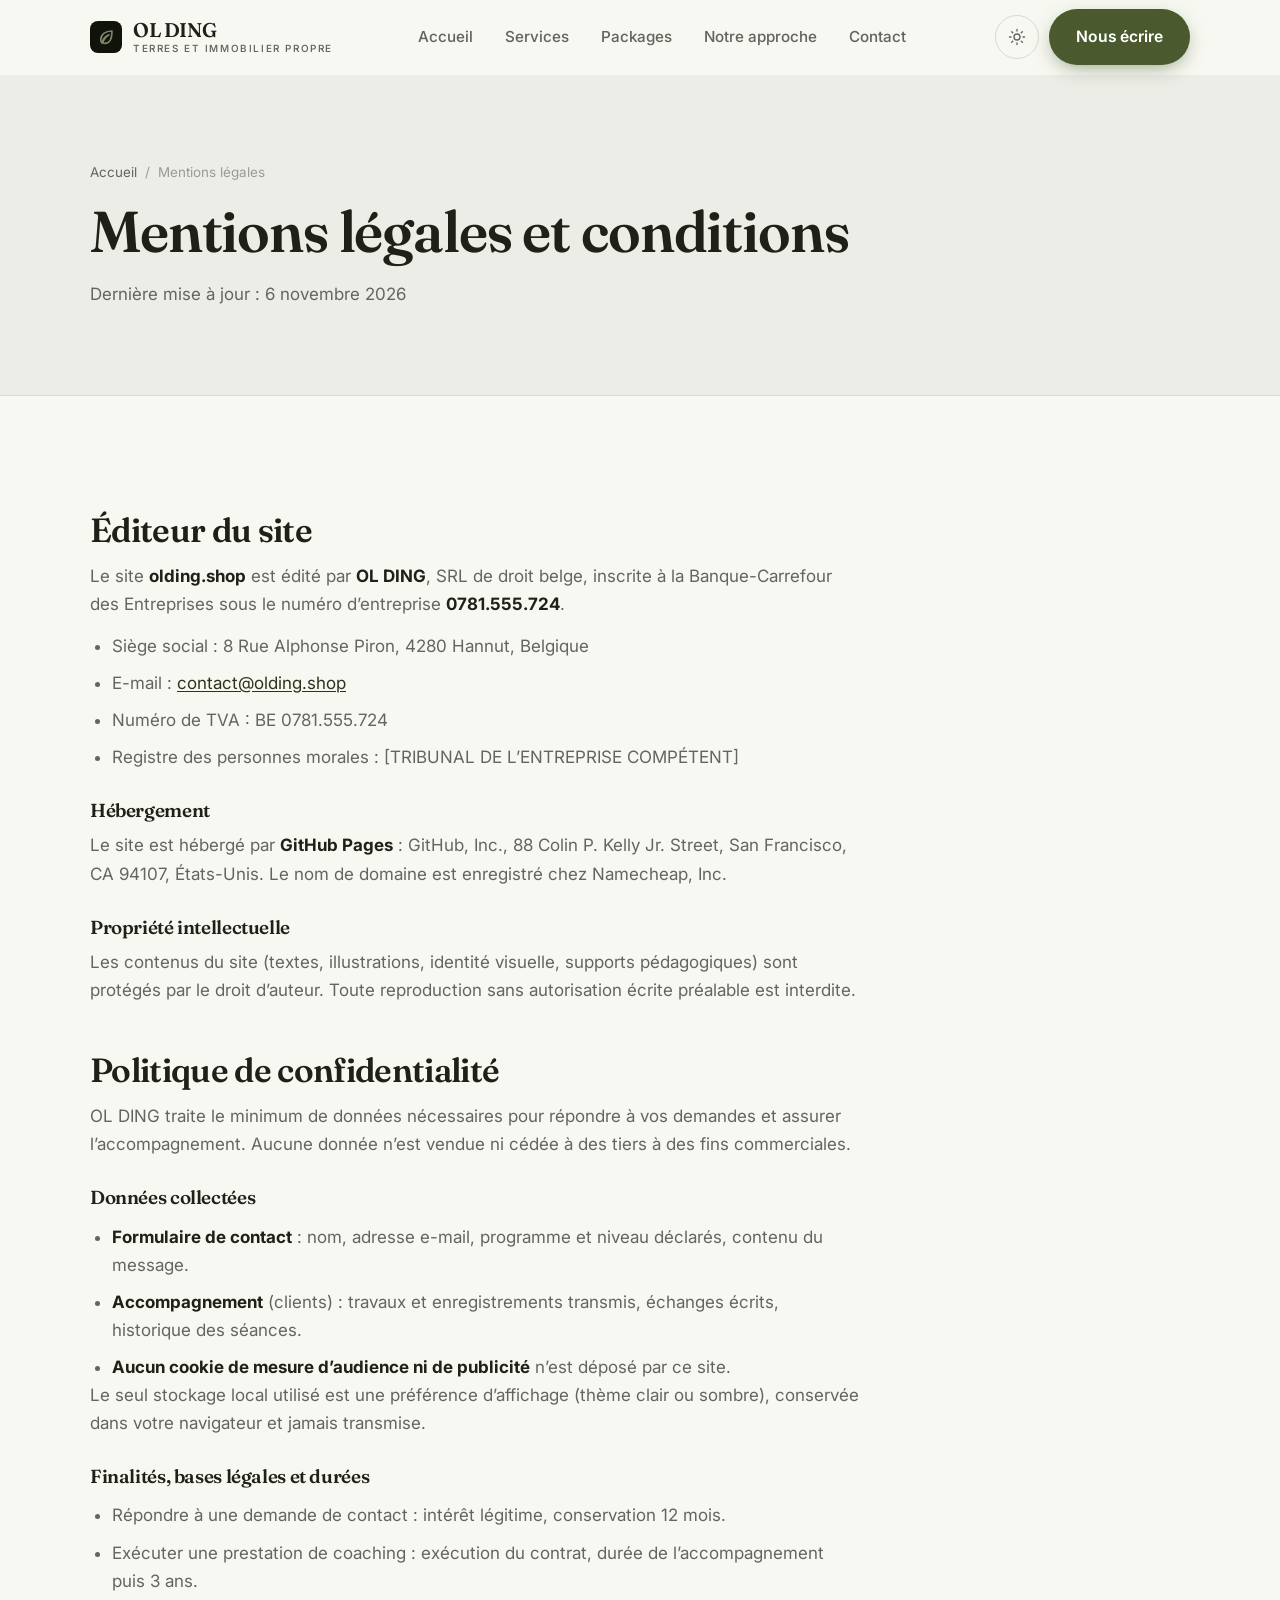
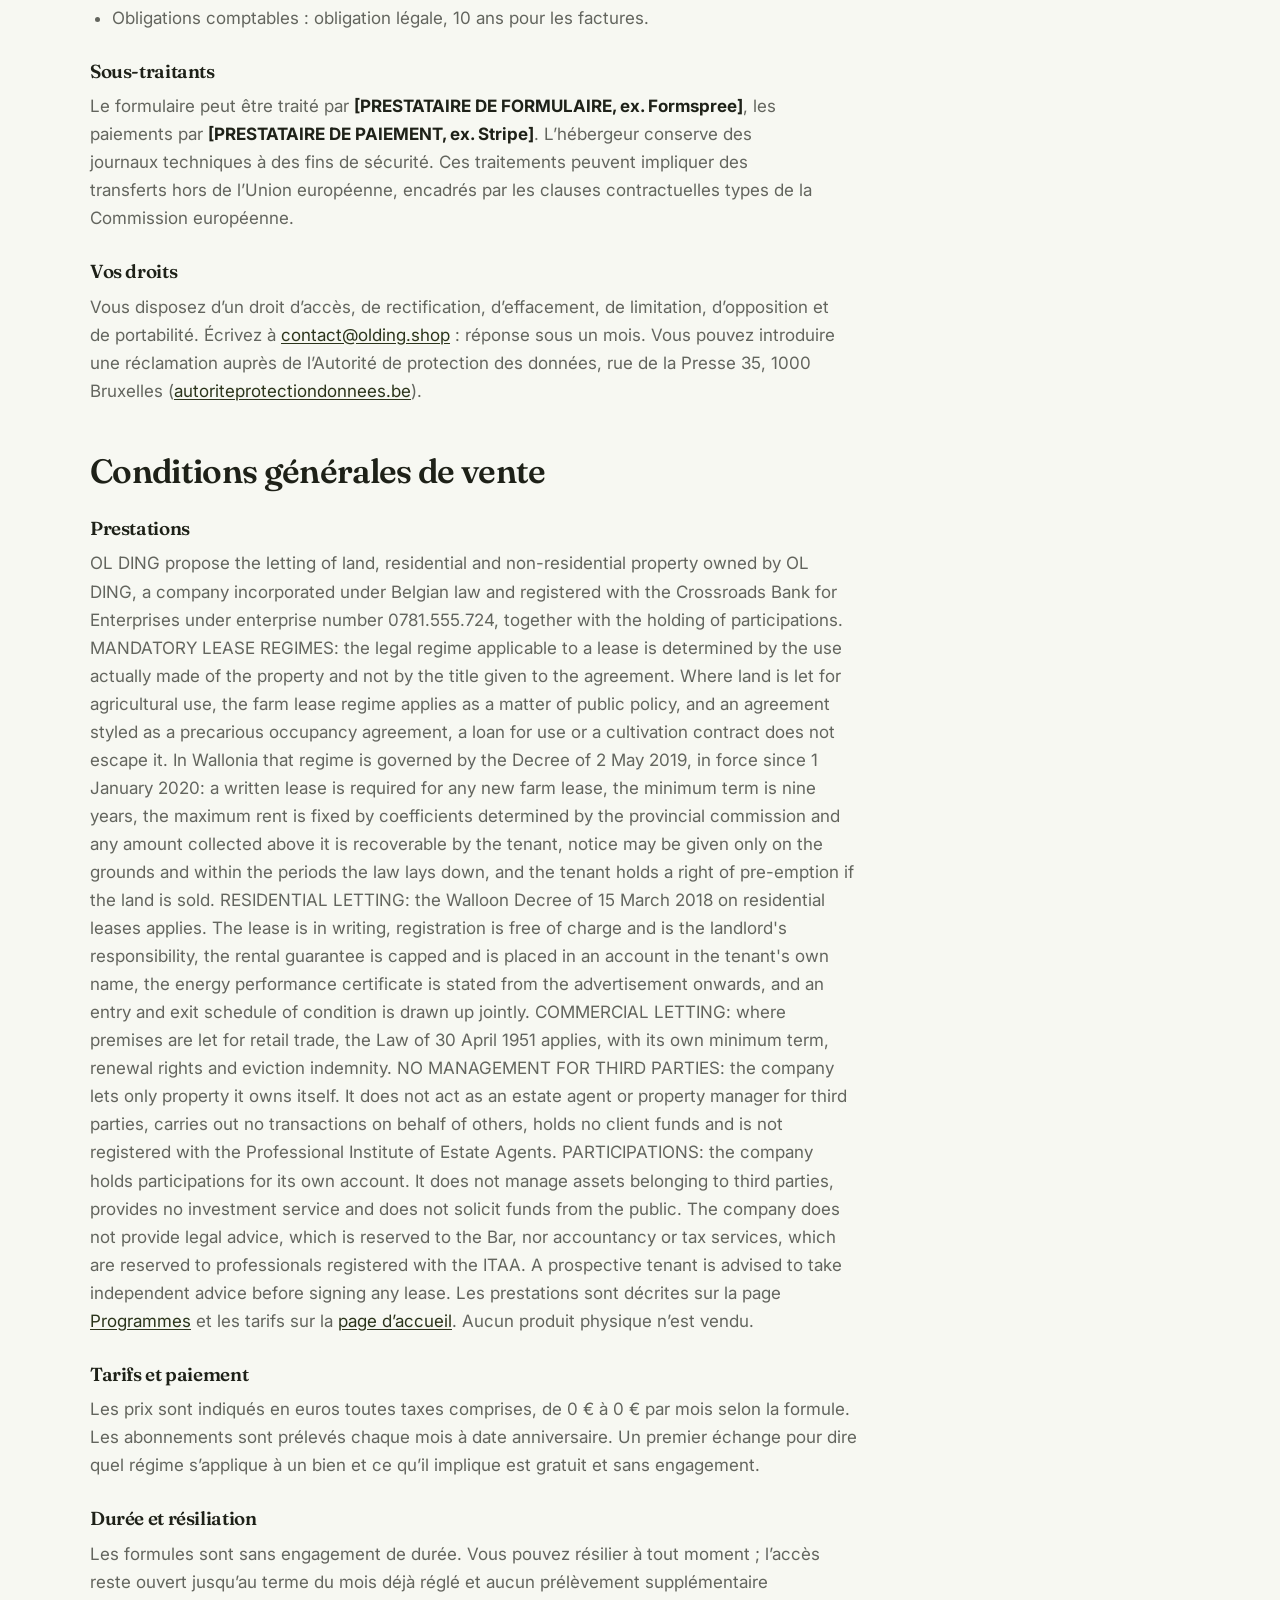
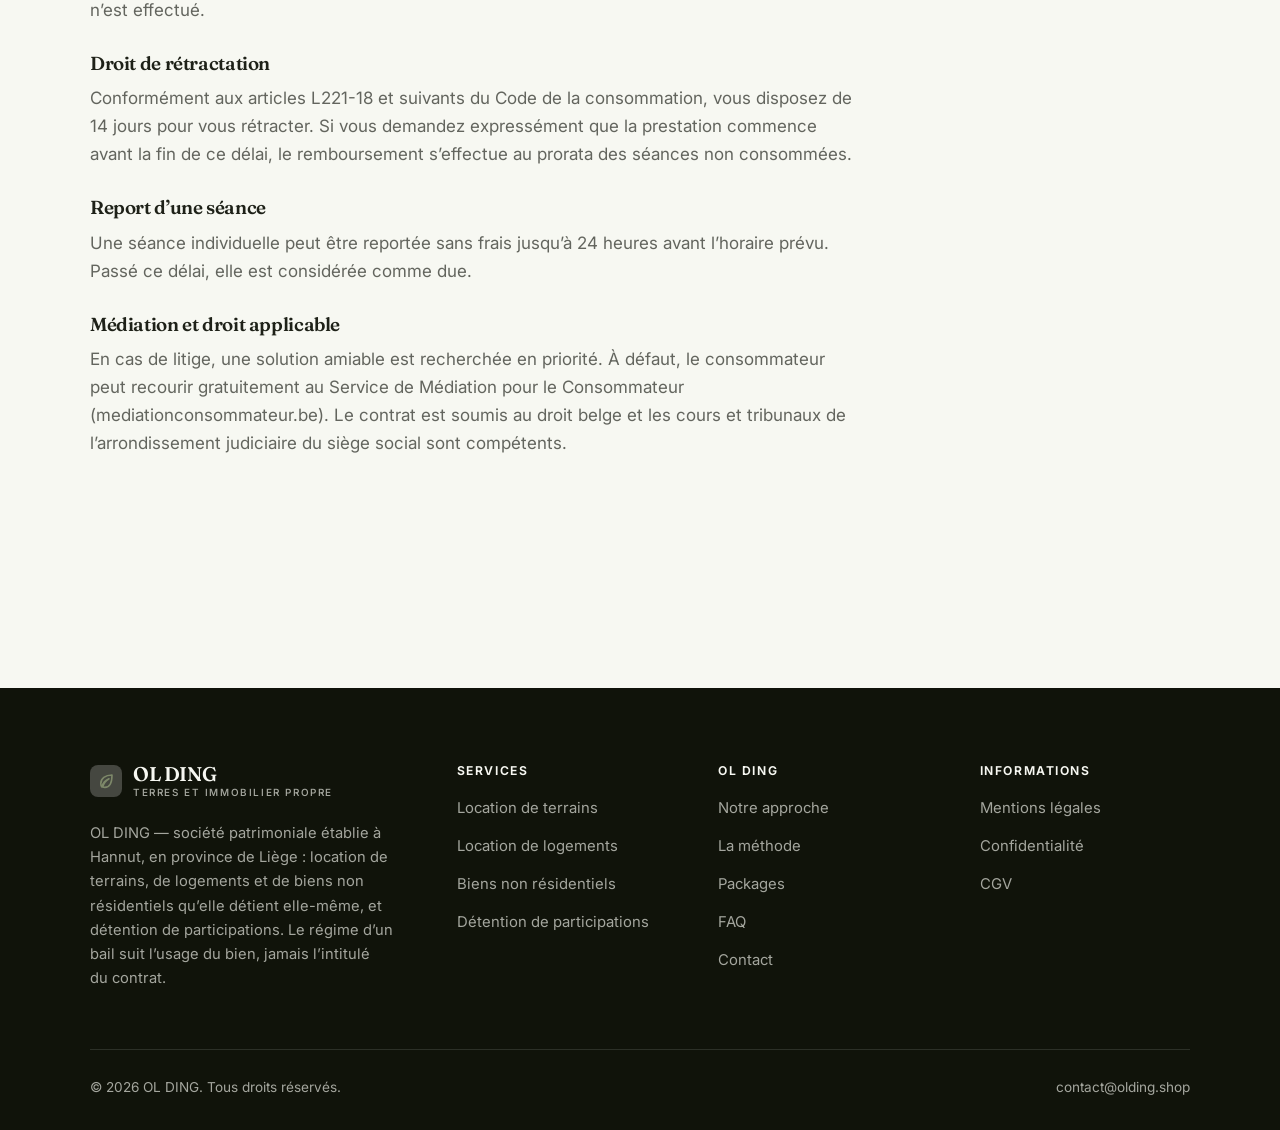
<file: mentions-legales.html>
<!DOCTYPE html>
<html lang="fr" class="no-js">
<head>
<meta charset="utf-8">
<meta name="viewport" content="width=device-width, initial-scale=1">
<title>Mentions légales, confidentialité et CGV — OL DING</title>
<meta name="description" content="Mentions légales, politique de confidentialité et conditions générales de vente de OL DING.">
<meta name="robots" content="noindex">

<meta property="og:type" content="website">
<meta property="og:url" content="https://olding.shop/mentions-legales.html">
<meta property="og:site_name" content="OL DING">
<meta property="og:locale" content="fr_FR">
<meta property="og:title" content="Mentions légales, confidentialité et CGV — OL DING">
<meta property="og:description" content="Mentions légales, politique de confidentialité et conditions générales de vente de OL DING.">
<meta name="theme-color" content="#10130a">

<link rel="icon" href="assets/img/favicon.svg" type="image/svg+xml">
<link rel="preconnect" href="https://fonts.googleapis.com">
<link rel="preconnect" href="https://fonts.gstatic.com" crossorigin>
<link rel="stylesheet" href="https://fonts.googleapis.com/css2?family=Fraunces:opsz,wght@9..144,400;9..144,600;9..144,700&family=Inter:wght@400..700&display=swap">
<link rel="stylesheet" href="assets/css/style.css">

<!-- Thème appliqué avant le premier rendu (évite le flash) -->
<script>
document.documentElement.classList.remove('no-js');
(function(){try{var t=localStorage.getItem('site-theme');if(t){document.documentElement.setAttribute('data-theme',t);}}catch(e){}})();
</script>
</head>

<body>
<a class="skip-link" href="#main">Aller au contenu principal</a>

<header class="site-header">
  <nav class="wrap nav" aria-label="Navigation principale">
    <a class="brand" href="index.html">
      <svg class="brand__mark" viewBox="0 0 64 64" aria-hidden="true">
        <rect class="bm-bg" width="64" height="64" rx="16"/>
        <g class="bm-ic" transform="translate(14 14) scale(1.5)" fill="none" stroke-width="2.1" stroke-linecap="round" stroke-linejoin="round"><path d="M20 4c-9 0-15 4.5-15 11.5 0 2 .6 3.4 1.5 4.5C8 14 12 10.5 16 9c-4 2.5-7 6-8.5 11 1 .4 2 .5 3 .5C17 20.5 20 14 20 4z"/></g>
      </svg>
      <span>OL DING<span class="brand__sub">TERRES ET IMMOBILIER PROPRE</span></span>
    </a>

    <ul class="nav__links" id="nav-links">
      <li><a href="index.html">Accueil</a></li>
      <li><a href="programmes.html">Services</a></li>
      <li><a href="index.html#tarifs">Packages</a></li>
      <li><a href="a-propos.html">Notre approche</a></li>
      <li><a href="contact.html">Contact</a></li>
      <li><a class="btn btn--primary" href="contact.html">Nous écrire</a></li>
    </ul>

    <div class="nav__cta">
      <button class="theme-toggle" type="button" aria-label="Passer en thème sombre">
        <svg class="icon-sun" viewBox="0 0 24 24" fill="none" stroke="currentColor" stroke-width="1.8" stroke-linecap="round" aria-hidden="true"><circle cx="12" cy="12" r="4"/><path d="M12 2v2m0 16v2M2 12h2m16 0h2M4.9 4.9l1.4 1.4m11.4 11.4 1.4 1.4M19.1 4.9l-1.4 1.4M6.3 17.7l-1.4 1.4"/></svg>
        <svg class="icon-moon" viewBox="0 0 24 24" fill="none" stroke="currentColor" stroke-width="1.8" stroke-linecap="round" stroke-linejoin="round" aria-hidden="true"><path d="M21 12.8A9 9 0 1 1 11.2 3a7 7 0 0 0 9.8 9.8z"/></svg>
      </button>
      <a class="btn btn--primary" href="contact.html">Nous écrire</a>
      <button class="nav__toggle" type="button" aria-expanded="false" aria-controls="nav-links" aria-label="Ouvrir le menu">
        <svg class="icon-open" viewBox="0 0 24 24" fill="none" stroke="currentColor" stroke-width="2" stroke-linecap="round" aria-hidden="true"><path d="M3 6h18M3 12h18M3 18h18"/></svg>
        <svg class="icon-close" viewBox="0 0 24 24" fill="none" stroke="currentColor" stroke-width="2" stroke-linecap="round" aria-hidden="true"><path d="M6 6l12 12M18 6L6 18"/></svg>
      </button>
    </div>
  </nav>
</header>

<main id="main">

<section class="page-head">
  <div class="wrap">
    <nav class="breadcrumb" aria-label="Fil d'Ariane">
      <a href="index.html">Accueil</a><span>/</span><span aria-current="page">Mentions légales</span>
    </nav>
    <h1>Mentions légales et conditions</h1>
    <p>Dernière mise à jour : <time datetime="2026-11-06">6 novembre 2026</time></p>
  </div>
</section>

<section class="section wrap">
  <div class="prose">

    <!--
      À COMPLÉTER : ce document est un squelette, pas un conseil juridique.
      Remplacez chaque [CROCHET] par vos informations réelles.
      En Belgique, le prestataire d’un service de la société de l’information doit
      communiquer son identité et son numéro d’entreprise (art. XII.6 du Code de
      droit économique).
    -->

    <h2 id="editeur">Éditeur du site</h2>
    <p>
      Le site <strong>olding.shop</strong> est édité par <strong>OL DING</strong>,
      SRL de droit belge, inscrite à la Banque-Carrefour des
      Entreprises sous le numéro d’entreprise <strong>0781.555.724</strong>.
    </p>
    <ul>
      <li>Siège social : 8 Rue Alphonse Piron, 4280 Hannut, Belgique</li>
      <li>E-mail : <a href="mailto:contact@olding.shop">contact@olding.shop</a></li>
      <li>Numéro de TVA : BE 0781.555.724</li>
      <li>Registre des personnes morales : [TRIBUNAL DE L’ENTREPRISE COMPÉTENT]</li>
    </ul>

    <h3>Hébergement</h3>
    <p>
      Le site est hébergé par <strong>GitHub Pages</strong> : GitHub, Inc., 88 Colin P. Kelly Jr. Street,
      San Francisco, CA 94107, États-Unis. Le nom de domaine est enregistré chez Namecheap, Inc.
    </p>

    <h3>Propriété intellectuelle</h3>
    <p>
      Les contenus du site (textes, illustrations, identité visuelle, supports pédagogiques) sont
      protégés par le droit d’auteur. Toute reproduction sans autorisation écrite préalable est interdite.
    </p>

    <h2 id="confidentialite">Politique de confidentialité</h2>
    <p>
      OL DING traite le minimum de données nécessaires pour répondre à vos demandes et assurer
      l’accompagnement. Aucune donnée n’est vendue ni cédée à des tiers à des fins commerciales.
    </p>
    <h3>Données collectées</h3>
    <ul>
      <li><strong>Formulaire de contact</strong> : nom, adresse e-mail, programme et niveau déclarés, contenu du message.</li>
      <li><strong>Accompagnement</strong> (clients) : travaux et enregistrements transmis, échanges écrits, historique des séances.</li>
      <li><strong>Aucun cookie de mesure d’audience ni de publicité</strong> n’est déposé par ce site.</li>
    </ul>
    <p>
      Le seul stockage local utilisé est une préférence d’affichage (thème clair ou sombre), conservée
      dans votre navigateur et jamais transmise.
    </p>
    <h3>Finalités, bases légales et durées</h3>
    <ul>
      <li>Répondre à une demande de contact : intérêt légitime, conservation 12 mois.</li>
      <li>Exécuter une prestation de coaching : exécution du contrat, durée de l’accompagnement puis 3 ans.</li>
      <li>Obligations comptables : obligation légale, 10 ans pour les factures.</li>
    </ul>
    <h3>Sous-traitants</h3>
    <p>
      Le formulaire peut être traité par <strong>[PRESTATAIRE DE FORMULAIRE, ex. Formspree]</strong>, les paiements
      par <strong>[PRESTATAIRE DE PAIEMENT, ex. Stripe]</strong>. L’hébergeur conserve des journaux techniques à des
      fins de sécurité. Ces traitements peuvent impliquer des transferts hors de l’Union européenne, encadrés par
      les clauses contractuelles types de la Commission européenne.
    </p>
    <h3>Vos droits</h3>
    <p>
      Vous disposez d’un droit d’accès, de rectification, d’effacement, de limitation, d’opposition et de
      portabilité. Écrivez à <a href="mailto:contact@olding.shop">contact@olding.shop</a> : réponse sous un mois. Vous pouvez
      introduire une réclamation auprès de l’Autorité de protection des données, rue de la Presse 35, 1000 Bruxelles (<a href="https://www.autoriteprotectiondonnees.be" rel="noopener" target="_blank">autoriteprotectiondonnees.be</a>).
    </p>

    <h2 id="cgv">Conditions générales de vente</h2>
    <h3>Prestations</h3>
    <p>
      OL DING propose the letting of land, residential and non-residential property owned by OL DING, a company incorporated under Belgian law and registered with the Crossroads Bank for Enterprises under enterprise number 0781.555.724, together with the holding of participations. MANDATORY LEASE REGIMES: the legal regime applicable to a lease is determined by the use actually made of the property and not by the title given to the agreement. Where land is let for agricultural use, the farm lease regime applies as a matter of public policy, and an agreement styled as a precarious occupancy agreement, a loan for use or a cultivation contract does not escape it. In Wallonia that regime is governed by the Decree of 2 May 2019, in force since 1 January 2020: a written lease is required for any new farm lease, the minimum term is nine years, the maximum rent is fixed by coefficients determined by the provincial commission and any amount collected above it is recoverable by the tenant, notice may be given only on the grounds and within the periods the law lays down, and the tenant holds a right of pre-emption if the land is sold. RESIDENTIAL LETTING: the Walloon Decree of 15 March 2018 on residential leases applies. The lease is in writing, registration is free of charge and is the landlord's responsibility, the rental guarantee is capped and is placed in an account in the tenant's own name, the energy performance certificate is stated from the advertisement onwards, and an entry and exit schedule of condition is drawn up jointly. COMMERCIAL LETTING: where premises are let for retail trade, the Law of 30 April 1951 applies, with its own minimum term, renewal rights and eviction indemnity. NO MANAGEMENT FOR THIRD PARTIES: the company lets only property it owns itself. It does not act as an estate agent or property manager for third parties, carries out no transactions on behalf of others, holds no client funds and is not registered with the Professional Institute of Estate Agents. PARTICIPATIONS: the company holds participations for its own account. It does not manage assets belonging to third parties, provides no investment service and does not solicit funds from the public. The company does not provide legal advice, which is reserved to the Bar, nor accountancy or tax services, which are reserved to professionals registered with the ITAA. A prospective tenant is advised to take independent advice before signing any lease. Les prestations sont décrites sur la page
      <a href="programmes.html">Programmes</a> et les tarifs sur la <a href="index.html#tarifs">page d’accueil</a>.
      Aucun produit physique n’est vendu.
    </p>
    <h3>Tarifs et paiement</h3>
    <p>
      Les prix sont indiqués en euros toutes taxes comprises, de 0 € à 0 € par mois
      selon la formule. Les abonnements sont prélevés chaque mois à date anniversaire. Un premier échange pour dire quel régime s’applique à un bien et ce qu’il implique est gratuit et sans engagement.
    </p>
    <h3>Durée et résiliation</h3>
    <p>
      Les formules sont sans engagement de durée. Vous pouvez résilier à tout moment ; l’accès reste ouvert
      jusqu’au terme du mois déjà réglé et aucun prélèvement supplémentaire n’est effectué.
    </p>
    <h3>Droit de rétractation</h3>
    <p>
      Conformément aux articles L221-18 et suivants du Code de la consommation, vous disposez de 14 jours pour
      vous rétracter. Si vous demandez expressément que la prestation commence avant la fin de ce délai, le
      remboursement s’effectue au prorata des séances non consommées.
    </p>
    <h3>Report d’une séance</h3>
    <p>
      Une séance individuelle peut être reportée sans frais jusqu’à 24 heures avant l’horaire prévu. Passé ce
      délai, elle est considérée comme due.
    </p>
    <h3>Médiation et droit applicable</h3>
    <p>
      En cas de litige, une solution amiable est recherchée en priorité. À défaut, le consommateur peut recourir
      gratuitement au Service de Médiation pour le Consommateur (mediationconsommateur.be). Le contrat est soumis au droit belge et les cours et tribunaux de l’arrondissement judiciaire du siège social sont compétents.
    </p>

  </div>
</section>

</main>

<footer class="site-footer">
  <div class="wrap">
    <div class="footer__grid">
      <div class="footer__brand">
        <a class="brand" href="index.html">
          <svg class="brand__mark" viewBox="0 0 64 64" aria-hidden="true">
        <rect class="bm-bg" width="64" height="64" rx="16"/>
        <g class="bm-ic" transform="translate(14 14) scale(1.5)" fill="none" stroke-width="2.1" stroke-linecap="round" stroke-linejoin="round"><path d="M20 4c-9 0-15 4.5-15 11.5 0 2 .6 3.4 1.5 4.5C8 14 12 10.5 16 9c-4 2.5-7 6-8.5 11 1 .4 2 .5 3 .5C17 20.5 20 14 20 4z"/></g>
      </svg>
          <span>OL DING<span class="brand__sub">TERRES ET IMMOBILIER PROPRE</span></span>
        </a>
        <p>OL DING — société patrimoniale établie à Hannut, en province de Liège : location de terrains, de logements et de biens non résidentiels qu’elle détient elle-même, et détention de participations. Le régime d’un bail suit l’usage du bien, jamais l’intitulé du contrat.</p>
      </div>

      <div class="footer__col">
        <h4>Services</h4>
        <ul>
          <li><a href="programmes.html#terres">Location de terrains</a></li>
          <li><a href="programmes.html#logements">Location de logements</a></li>
          <li><a href="programmes.html#professionnel">Biens non résidentiels</a></li>
          <li><a href="programmes.html#participations">Détention de participations</a></li>
        </ul>
      </div>

      <div class="footer__col">
        <h4>OL DING</h4>
        <ul>
          <li><a href="a-propos.html">Notre approche</a></li>
          <li><a href="index.html#methode">La méthode</a></li>
          <li><a href="index.html#tarifs">Packages</a></li>
          <li><a href="index.html#faq">FAQ</a></li>
          <li><a href="contact.html">Contact</a></li>
        </ul>
      </div>

      <div class="footer__col">
        <h4>Informations</h4>
        <ul>
          <li><a href="mentions-legales.html">Mentions légales</a></li>
          <li><a href="mentions-legales.html#confidentialite">Confidentialité</a></li>
          <li><a href="mentions-legales.html#cgv">CGV</a></li>
        </ul>
      </div>
    </div>

    <div class="footer__bottom">
      <p>© <span data-year>2026</span> OL DING. Tous droits réservés.</p>
      <p><a href="mailto:contact@olding.shop">contact@olding.shop</a></p>
    </div>
  </div>
</footer>

<script src="assets/js/main.js" defer></script>
</body>
</html>
</file>
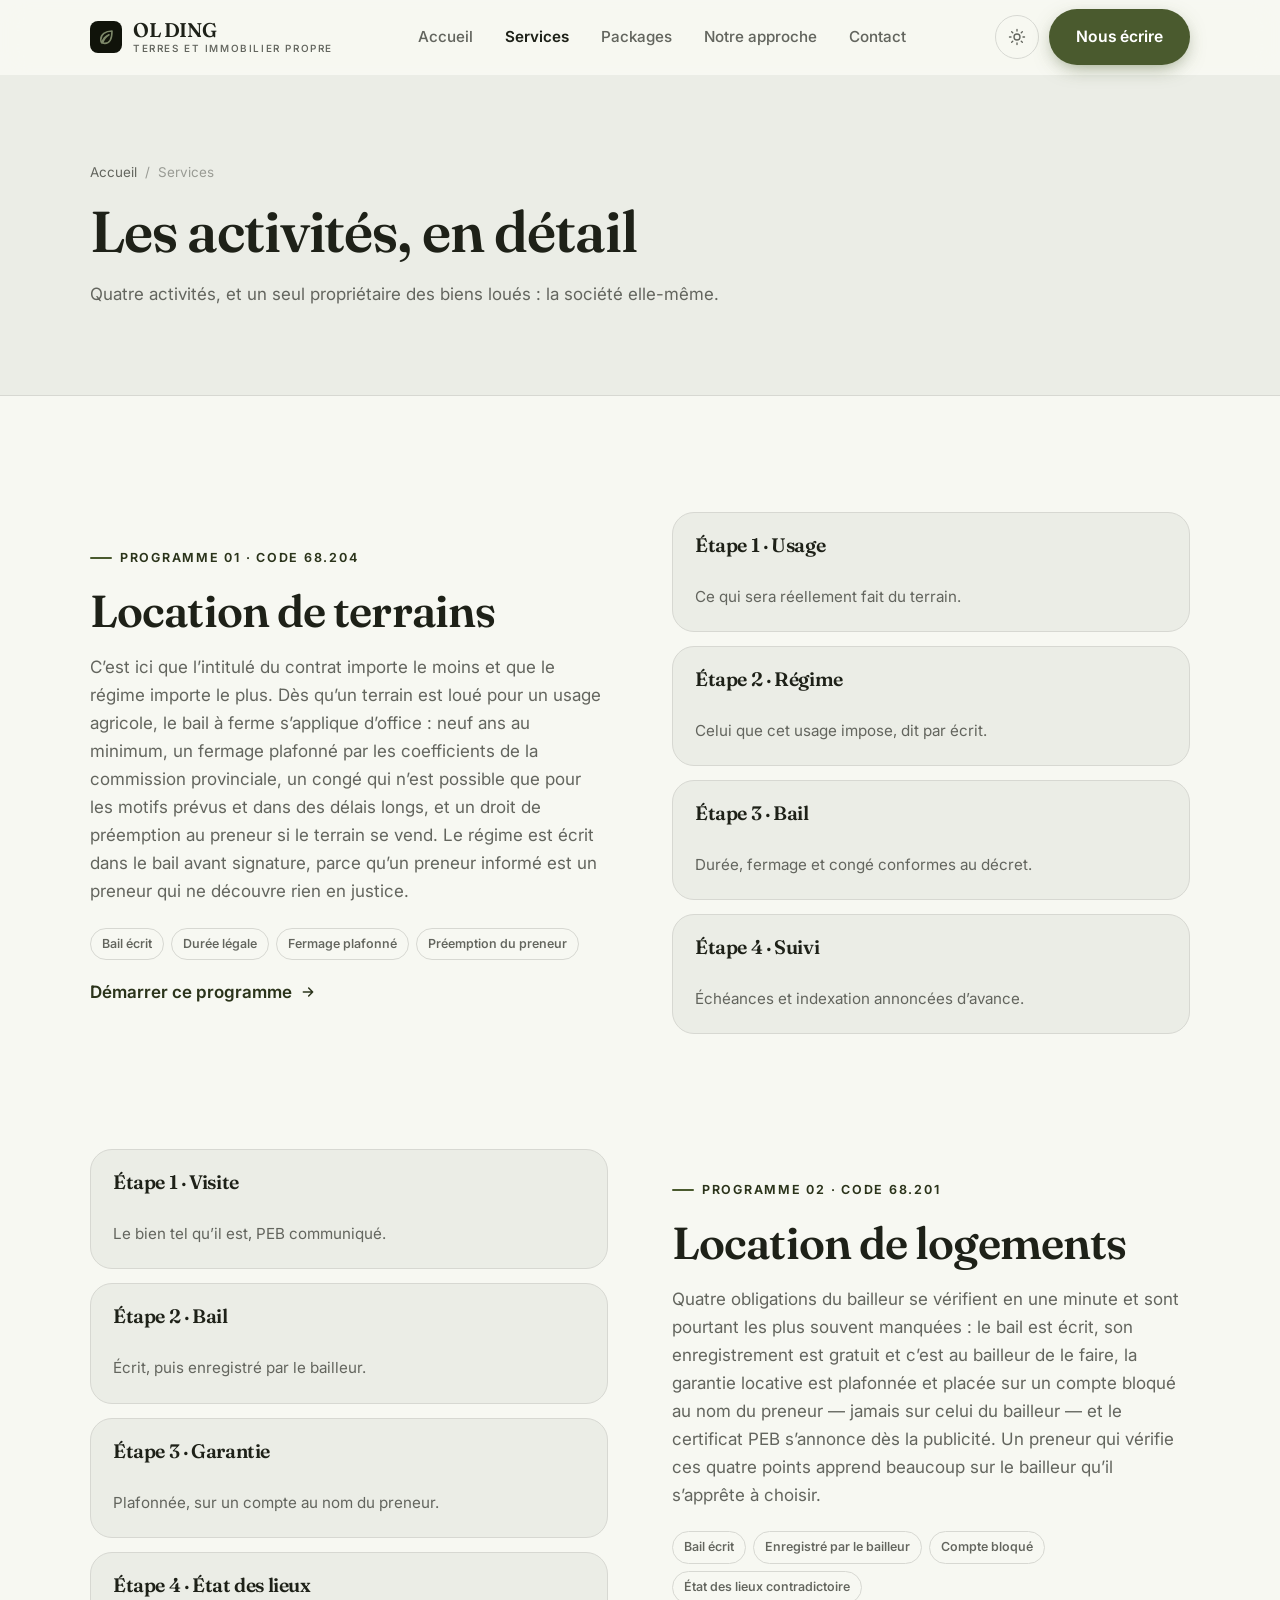
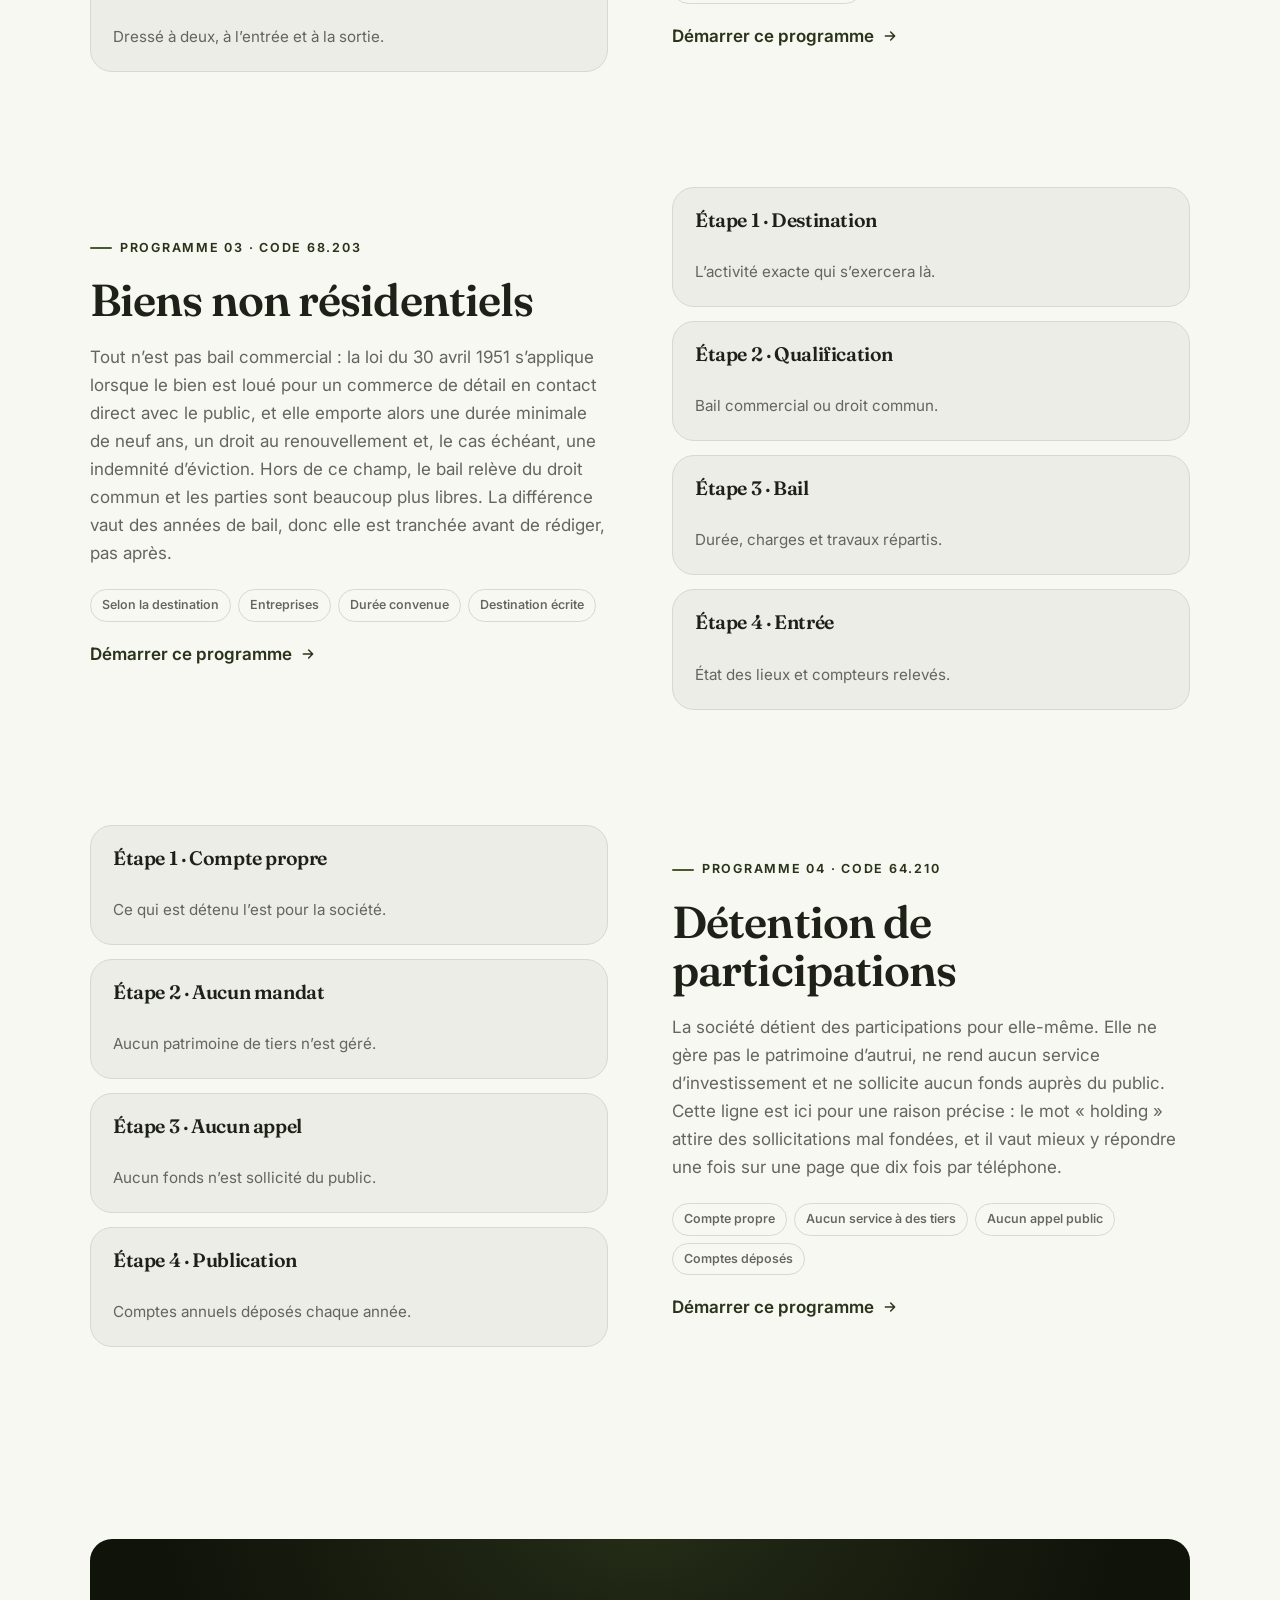
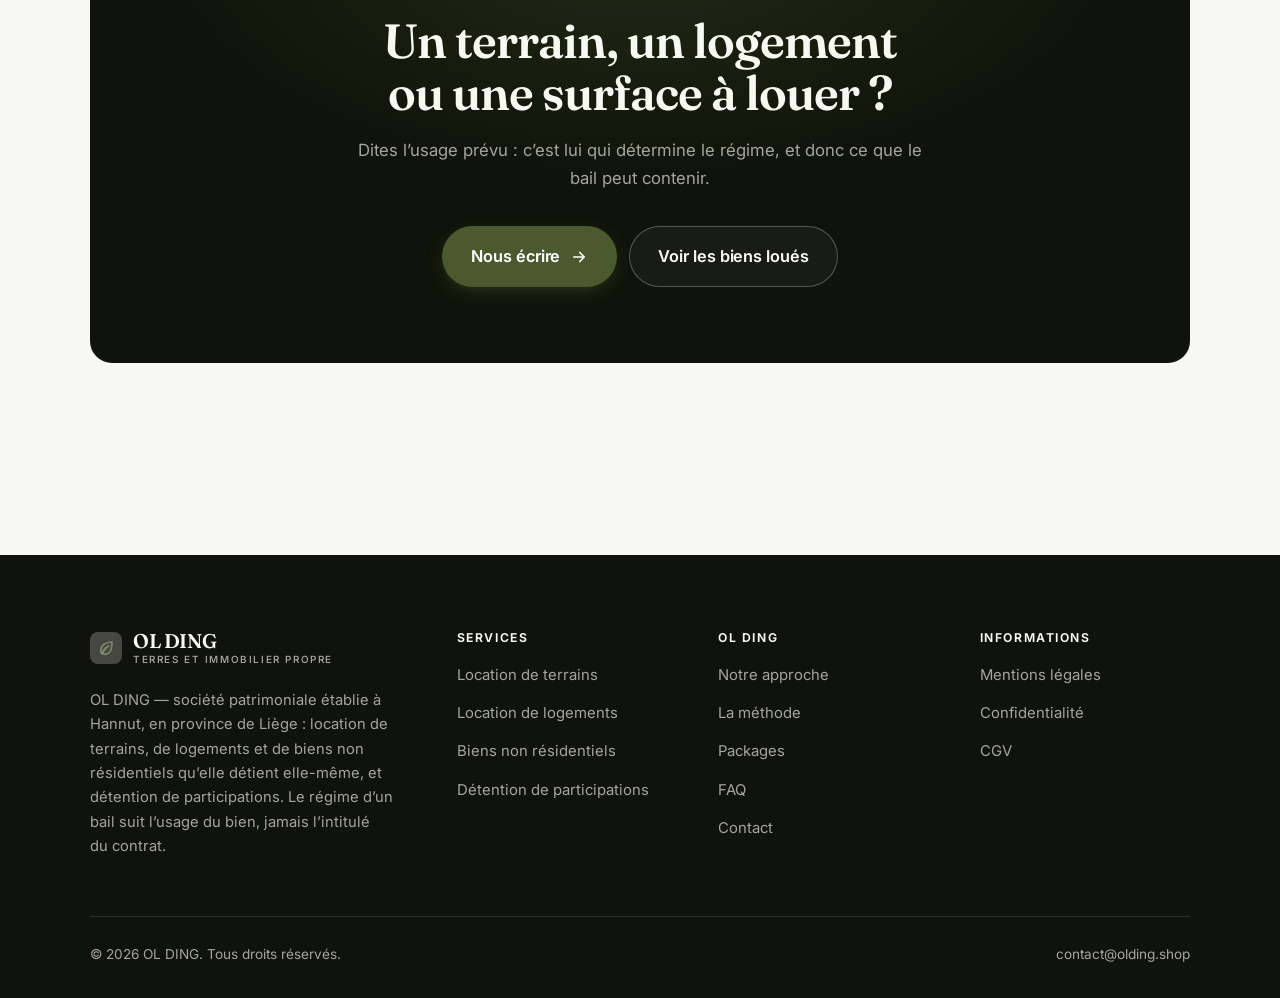
<file: programmes.html>
<!DOCTYPE html>
<html lang="fr" class="no-js">
<head>
<meta charset="utf-8">
<meta name="viewport" content="width=device-width, initial-scale=1">
<title>Services — OL DING</title>
<meta name="description" content="Les activités d’OL DING : location de terrains, location de logements, location de biens non résidentiels, et détention de participations pour compte propre.">
<link rel="canonical" href="https://olding.shop/programmes.html">

<meta property="og:type" content="website">
<meta property="og:url" content="https://olding.shop/programmes.html">
<meta property="og:site_name" content="OL DING">
<meta property="og:locale" content="fr_FR">
<meta property="og:title" content="Services — OL DING">
<meta property="og:description" content="Les activités d’OL DING : location de terrains, location de logements, location de biens non résidentiels, et détention de participations pour compte propre.">
<meta name="theme-color" content="#10130a">

<link rel="icon" href="assets/img/favicon.svg" type="image/svg+xml">
<link rel="preconnect" href="https://fonts.googleapis.com">
<link rel="preconnect" href="https://fonts.gstatic.com" crossorigin>
<link rel="stylesheet" href="https://fonts.googleapis.com/css2?family=Fraunces:opsz,wght@9..144,400;9..144,600;9..144,700&family=Inter:wght@400..700&display=swap">
<link rel="stylesheet" href="assets/css/style.css">

<!-- Thème appliqué avant le premier rendu (évite le flash) -->
<script>
document.documentElement.classList.remove('no-js');
(function(){try{var t=localStorage.getItem('site-theme');if(t){document.documentElement.setAttribute('data-theme',t);}}catch(e){}})();
</script>
</head>

<body>
<a class="skip-link" href="#main">Aller au contenu principal</a>

<header class="site-header">
  <nav class="wrap nav" aria-label="Navigation principale">
    <a class="brand" href="index.html">
      <svg class="brand__mark" viewBox="0 0 64 64" aria-hidden="true">
        <rect class="bm-bg" width="64" height="64" rx="16"/>
        <g class="bm-ic" transform="translate(14 14) scale(1.5)" fill="none" stroke-width="2.1" stroke-linecap="round" stroke-linejoin="round"><path d="M20 4c-9 0-15 4.5-15 11.5 0 2 .6 3.4 1.5 4.5C8 14 12 10.5 16 9c-4 2.5-7 6-8.5 11 1 .4 2 .5 3 .5C17 20.5 20 14 20 4z"/></g>
      </svg>
      <span>OL DING<span class="brand__sub">TERRES ET IMMOBILIER PROPRE</span></span>
    </a>

    <ul class="nav__links" id="nav-links">
      <li><a href="index.html">Accueil</a></li>
      <li><a href="programmes.html" aria-current="page">Services</a></li>
      <li><a href="index.html#tarifs">Packages</a></li>
      <li><a href="a-propos.html">Notre approche</a></li>
      <li><a href="contact.html">Contact</a></li>
      <li><a class="btn btn--primary" href="contact.html">Nous écrire</a></li>
    </ul>

    <div class="nav__cta">
      <button class="theme-toggle" type="button" aria-label="Passer en thème sombre">
        <svg class="icon-sun" viewBox="0 0 24 24" fill="none" stroke="currentColor" stroke-width="1.8" stroke-linecap="round" aria-hidden="true"><circle cx="12" cy="12" r="4"/><path d="M12 2v2m0 16v2M2 12h2m16 0h2M4.9 4.9l1.4 1.4m11.4 11.4 1.4 1.4M19.1 4.9l-1.4 1.4M6.3 17.7l-1.4 1.4"/></svg>
        <svg class="icon-moon" viewBox="0 0 24 24" fill="none" stroke="currentColor" stroke-width="1.8" stroke-linecap="round" stroke-linejoin="round" aria-hidden="true"><path d="M21 12.8A9 9 0 1 1 11.2 3a7 7 0 0 0 9.8 9.8z"/></svg>
      </button>
      <a class="btn btn--primary" href="contact.html">Nous écrire</a>
      <button class="nav__toggle" type="button" aria-expanded="false" aria-controls="nav-links" aria-label="Ouvrir le menu">
        <svg class="icon-open" viewBox="0 0 24 24" fill="none" stroke="currentColor" stroke-width="2" stroke-linecap="round" aria-hidden="true"><path d="M3 6h18M3 12h18M3 18h18"/></svg>
        <svg class="icon-close" viewBox="0 0 24 24" fill="none" stroke="currentColor" stroke-width="2" stroke-linecap="round" aria-hidden="true"><path d="M6 6l12 12M18 6L6 18"/></svg>
      </button>
    </div>
  </nav>
</header>

<main id="main">

<section class="page-head">
  <div class="wrap">
    <nav class="breadcrumb" aria-label="Fil d’Ariane">
      <a href="index.html">Accueil</a><span>/</span><span aria-current="page">Services</span>
    </nav>
    <h1>Les activités, en détail</h1>
    <p>Quatre activités, et un seul propriétaire des biens loués : la société elle-même.</p>
  </div>
</section>

<section class="section wrap" id="terres">
  <div class="split reveal">
    <div>
      <span class="eyebrow">Programme 01 · Code 68.204</span>
      <h2>Location de terrains</h2>
      <p>C’est ici que l’intitulé du contrat importe le moins et que le régime importe le plus. Dès qu’un terrain est loué pour un usage agricole, le bail à ferme s’applique d’office : neuf ans au minimum, un fermage plafonné par les coefficients de la commission provinciale, un congé qui n’est possible que pour les motifs prévus et dans des délais longs, et un droit de préemption au preneur si le terrain se vend. Le régime est écrit dans le bail avant signature, parce qu’un preneur informé est un preneur qui ne découvre rien en justice.</p>
      <ul class="tags"><li>Bail écrit</li><li>Durée légale</li><li>Fermage plafonné</li><li>Préemption du preneur</li></ul>
      <p><a class="arrow-link" href="contact.html">Démarrer ce programme <svg viewBox="0 0 24 24" fill="none" stroke="currentColor" stroke-width="2.2" stroke-linecap="round" stroke-linejoin="round" aria-hidden="true"><path d="M5 12h14M13 6l6 6-6 6"/></svg></a></p>
    </div>
    <div class="grid grid--2 grid--tight">
      <article class="card card--sm">
        <h3>Étape 1 · Usage</h3>
        <p>Ce qui sera réellement fait du terrain.</p>
      </article>
      <article class="card card--sm">
        <h3>Étape 2 · Régime</h3>
        <p>Celui que cet usage impose, dit par écrit.</p>
      </article>
      <article class="card card--sm">
        <h3>Étape 3 · Bail</h3>
        <p>Durée, fermage et congé conformes au décret.</p>
      </article>
      <article class="card card--sm">
        <h3>Étape 4 · Suivi</h3>
        <p>Échéances et indexation annoncées d’avance.</p>
      </article>
    </div>
  </div>
</section>

<section class="section section--flush wrap" id="logements">
  <div class="split reveal">
    <div class="grid grid--2 grid--tight">
      <article class="card card--sm">
        <h3>Étape 1 · Visite</h3>
        <p>Le bien tel qu’il est, PEB communiqué.</p>
      </article>
      <article class="card card--sm">
        <h3>Étape 2 · Bail</h3>
        <p>Écrit, puis enregistré par le bailleur.</p>
      </article>
      <article class="card card--sm">
        <h3>Étape 3 · Garantie</h3>
        <p>Plafonnée, sur un compte au nom du preneur.</p>
      </article>
      <article class="card card--sm">
        <h3>Étape 4 · État des lieux</h3>
        <p>Dressé à deux, à l’entrée et à la sortie.</p>
      </article>
    </div>
    <div>
      <span class="eyebrow">Programme 02 · Code 68.201</span>
      <h2>Location de logements</h2>
      <p>Quatre obligations du bailleur se vérifient en une minute et sont pourtant les plus souvent manquées : le bail est écrit, son enregistrement est gratuit et c’est au bailleur de le faire, la garantie locative est plafonnée et placée sur un compte bloqué au nom du preneur — jamais sur celui du bailleur — et le certificat PEB s’annonce dès la publicité. Un preneur qui vérifie ces quatre points apprend beaucoup sur le bailleur qu’il s’apprête à choisir.</p>
      <ul class="tags"><li>Bail écrit</li><li>Enregistré par le bailleur</li><li>Compte bloqué</li><li>État des lieux contradictoire</li></ul>
      <p><a class="arrow-link" href="contact.html">Démarrer ce programme <svg viewBox="0 0 24 24" fill="none" stroke="currentColor" stroke-width="2.2" stroke-linecap="round" stroke-linejoin="round" aria-hidden="true"><path d="M5 12h14M13 6l6 6-6 6"/></svg></a></p>
    </div>
  </div>
</section>

<section class="section section--flush wrap" id="professionnel">
  <div class="split reveal">
    <div>
      <span class="eyebrow">Programme 03 · Code 68.203</span>
      <h2>Biens non résidentiels</h2>
      <p>Tout n’est pas bail commercial : la loi du 30 avril 1951 s’applique lorsque le bien est loué pour un commerce de détail en contact direct avec le public, et elle emporte alors une durée minimale de neuf ans, un droit au renouvellement et, le cas échéant, une indemnité d’éviction. Hors de ce champ, le bail relève du droit commun et les parties sont beaucoup plus libres. La différence vaut des années de bail, donc elle est tranchée avant de rédiger, pas après.</p>
      <ul class="tags"><li>Selon la destination</li><li>Entreprises</li><li>Durée convenue</li><li>Destination écrite</li></ul>
      <p><a class="arrow-link" href="contact.html">Démarrer ce programme <svg viewBox="0 0 24 24" fill="none" stroke="currentColor" stroke-width="2.2" stroke-linecap="round" stroke-linejoin="round" aria-hidden="true"><path d="M5 12h14M13 6l6 6-6 6"/></svg></a></p>
    </div>
    <div class="grid grid--2 grid--tight">
      <article class="card card--sm">
        <h3>Étape 1 · Destination</h3>
        <p>L’activité exacte qui s’exercera là.</p>
      </article>
      <article class="card card--sm">
        <h3>Étape 2 · Qualification</h3>
        <p>Bail commercial ou droit commun.</p>
      </article>
      <article class="card card--sm">
        <h3>Étape 3 · Bail</h3>
        <p>Durée, charges et travaux répartis.</p>
      </article>
      <article class="card card--sm">
        <h3>Étape 4 · Entrée</h3>
        <p>État des lieux et compteurs relevés.</p>
      </article>
    </div>
  </div>
</section>

<section class="section section--flush wrap" id="participations">
  <div class="split reveal">
    <div class="grid grid--2 grid--tight">
      <article class="card card--sm">
        <h3>Étape 1 · Compte propre</h3>
        <p>Ce qui est détenu l’est pour la société.</p>
      </article>
      <article class="card card--sm">
        <h3>Étape 2 · Aucun mandat</h3>
        <p>Aucun patrimoine de tiers n’est géré.</p>
      </article>
      <article class="card card--sm">
        <h3>Étape 3 · Aucun appel</h3>
        <p>Aucun fonds n’est sollicité du public.</p>
      </article>
      <article class="card card--sm">
        <h3>Étape 4 · Publication</h3>
        <p>Comptes annuels déposés chaque année.</p>
      </article>
    </div>
    <div>
      <span class="eyebrow">Programme 04 · Code 64.210</span>
      <h2>Détention de participations</h2>
      <p>La société détient des participations pour elle-même. Elle ne gère pas le patrimoine d’autrui, ne rend aucun service d’investissement et ne sollicite aucun fonds auprès du public. Cette ligne est ici pour une raison précise : le mot « holding » attire des sollicitations mal fondées, et il vaut mieux y répondre une fois sur une page que dix fois par téléphone.</p>
      <ul class="tags"><li>Compte propre</li><li>Aucun service à des tiers</li><li>Aucun appel public</li><li>Comptes déposés</li></ul>
      <p><a class="arrow-link" href="contact.html">Démarrer ce programme <svg viewBox="0 0 24 24" fill="none" stroke="currentColor" stroke-width="2.2" stroke-linecap="round" stroke-linejoin="round" aria-hidden="true"><path d="M5 12h14M13 6l6 6-6 6"/></svg></a></p>
    </div>
  </div>
</section>

<section class="wrap section--tight">
  <div class="cta-band reveal">
    <h2>Un terrain, un logement ou une surface à louer ?</h2>
    <p>Dites l’usage prévu : c’est lui qui détermine le régime, et donc ce que le bail peut contenir.</p>
    <div class="hero__actions">
      <a class="btn btn--primary btn--lg" href="contact.html">Nous écrire <svg viewBox="0 0 24 24" fill="none" stroke="currentColor" stroke-width="2.2" stroke-linecap="round" stroke-linejoin="round" aria-hidden="true"><path d="M5 12h14M13 6l6 6-6 6"/></svg></a>
      <a class="btn btn--on-dark btn--lg" href="programmes.html">Voir les biens loués</a>
    </div>
  </div>
</section>

</main>

<footer class="site-footer">
  <div class="wrap">
    <div class="footer__grid">
      <div class="footer__brand">
        <a class="brand" href="index.html">
          <svg class="brand__mark" viewBox="0 0 64 64" aria-hidden="true">
        <rect class="bm-bg" width="64" height="64" rx="16"/>
        <g class="bm-ic" transform="translate(14 14) scale(1.5)" fill="none" stroke-width="2.1" stroke-linecap="round" stroke-linejoin="round"><path d="M20 4c-9 0-15 4.5-15 11.5 0 2 .6 3.4 1.5 4.5C8 14 12 10.5 16 9c-4 2.5-7 6-8.5 11 1 .4 2 .5 3 .5C17 20.5 20 14 20 4z"/></g>
      </svg>
          <span>OL DING<span class="brand__sub">TERRES ET IMMOBILIER PROPRE</span></span>
        </a>
        <p>OL DING — société patrimoniale établie à Hannut, en province de Liège : location de terrains, de logements et de biens non résidentiels qu’elle détient elle-même, et détention de participations. Le régime d’un bail suit l’usage du bien, jamais l’intitulé du contrat.</p>
      </div>

      <div class="footer__col">
        <h4>Services</h4>
        <ul>
          <li><a href="programmes.html#terres">Location de terrains</a></li>
          <li><a href="programmes.html#logements">Location de logements</a></li>
          <li><a href="programmes.html#professionnel">Biens non résidentiels</a></li>
          <li><a href="programmes.html#participations">Détention de participations</a></li>
        </ul>
      </div>

      <div class="footer__col">
        <h4>OL DING</h4>
        <ul>
          <li><a href="a-propos.html">Notre approche</a></li>
          <li><a href="index.html#methode">La méthode</a></li>
          <li><a href="index.html#tarifs">Packages</a></li>
          <li><a href="index.html#faq">FAQ</a></li>
          <li><a href="contact.html">Contact</a></li>
        </ul>
      </div>

      <div class="footer__col">
        <h4>Informations</h4>
        <ul>
          <li><a href="mentions-legales.html">Mentions légales</a></li>
          <li><a href="mentions-legales.html#confidentialite">Confidentialité</a></li>
          <li><a href="mentions-legales.html#cgv">CGV</a></li>
        </ul>
      </div>
    </div>

    <div class="footer__bottom">
      <p>© <span data-year>2026</span> OL DING. Tous droits réservés.</p>
      <p><a href="mailto:contact@olding.shop">contact@olding.shop</a></p>
    </div>
  </div>
</footer>

<script src="assets/js/main.js" defer></script>
</body>
</html>
</file>
<file: assets/css/style.css>
/* OL DING — couleurs et polices de la marque.
   Modifier ces valeurs suffit à changer l'identité visuelle de tout le site. */
:root {
  --c-accent:    #4a5a2e;
  --c-on-accent: #ffffff;
  --c-ink:       #10130a;
  --c-paper:     #f7f8f2;

  --accent-ink-light: color-mix(in srgb, var(--c-accent) 58%, black);
  --accent-on-dark:   color-mix(in srgb, var(--c-accent) 72%, white);

  --font-display: "Fraunces", system-ui, -apple-system, "Segoe UI", sans-serif;
  --font-body: "Inter", system-ui, -apple-system, "Segoe UI", sans-serif;
  --display-weight: 600;
  --display-tracking: -.02em;
}

/* ==========================================================================
   Feuille de style commune aux sites de coaching
   Les couleurs de marque (--c-accent, --c-on-accent, --c-ink, --c-paper) et
   les polices sont définies juste au-dessus, par site. Tout le reste en dérive.
   ========================================================================== */

/* --------------------------------------------------------------------------
   1. Tokens dérivés
   -------------------------------------------------------------------------- */

:root {
  /* Thème clair */
  --paper:      var(--c-paper);
  --paper-2:    color-mix(in srgb, var(--c-paper) 95%, var(--c-ink));
  --paper-3:    color-mix(in srgb, var(--c-paper) 89%, var(--c-ink));
  --line:       color-mix(in srgb, var(--c-paper) 86%, var(--c-ink));
  --text:       color-mix(in srgb, var(--c-ink) 94%, var(--c-paper));
  --muted:      color-mix(in srgb, var(--c-ink) 64%, var(--c-paper));
  --accent:     var(--c-accent);
  --accent-600: color-mix(in srgb, var(--c-accent) 86%, black);
  --accent-ink: var(--accent-ink-light);
  --on-accent:  var(--c-on-accent);
  --ink:        var(--c-ink);
  --ink-soft:   color-mix(in srgb, var(--c-ink) 90%, white);
  --on-ink:     var(--c-paper);
  --on-ink-mut: color-mix(in srgb, var(--c-paper) 64%, var(--c-ink));
  --brand-bg:   var(--c-ink);

  /* Rayons */
  --r-sm: 8px;
  --r-md: 14px;
  --r-lg: 22px;
  --r-full: 999px;

  /* Ombres */
  --sh-1: 0 1px 2px rgba(0, 0, 0, .05), 0 2px 8px rgba(0, 0, 0, .04);
  --sh-2: 0 2px 4px rgba(0, 0, 0, .05), 0 12px 32px rgba(0, 0, 0, .09);
  --sh-3: 0 4px 8px rgba(0, 0, 0, .06), 0 24px 56px rgba(0, 0, 0, .14);

  /* Rythme */
  --gutter: clamp(16px, 4vw, 40px);
  --maxw: 1180px;
  --section-y: clamp(64px, 9vw, 124px);

  --ease: cubic-bezier(.22, .61, .36, 1);
}

/* Thème sombre — suit le système, sauf si l'utilisateur a choisi « clair » */
@media (prefers-color-scheme: dark) {
  :root:not([data-theme="light"]) {
    --paper:      var(--c-ink);
    --paper-2:    color-mix(in srgb, var(--c-ink) 92%, white);
    --paper-3:    color-mix(in srgb, var(--c-ink) 86%, white);
    --line:       color-mix(in srgb, var(--c-ink) 80%, white);
    --text:       color-mix(in srgb, var(--c-paper) 94%, var(--c-ink));
    --muted:      color-mix(in srgb, var(--c-paper) 66%, var(--c-ink));
    --accent-ink: var(--accent-on-dark);
    --ink:        color-mix(in srgb, var(--c-ink) 72%, black);
    --brand-bg:   color-mix(in srgb, var(--c-ink) 80%, white);
    --sh-1: 0 1px 2px rgba(0, 0, 0, .4), 0 2px 8px rgba(0, 0, 0, .3);
    --sh-2: 0 2px 4px rgba(0, 0, 0, .4), 0 12px 32px rgba(0, 0, 0, .45);
    --sh-3: 0 4px 8px rgba(0, 0, 0, .45), 0 24px 56px rgba(0, 0, 0, .55);
  }
}

/* Thème sombre — choix explicite */
:root[data-theme="dark"] {
  --paper:      var(--c-ink);
  --paper-2:    color-mix(in srgb, var(--c-ink) 92%, white);
  --paper-3:    color-mix(in srgb, var(--c-ink) 86%, white);
  --line:       color-mix(in srgb, var(--c-ink) 80%, white);
  --text:       color-mix(in srgb, var(--c-paper) 94%, var(--c-ink));
  --muted:      color-mix(in srgb, var(--c-paper) 66%, var(--c-ink));
  --accent-ink: var(--accent-on-dark);
  --ink:        color-mix(in srgb, var(--c-ink) 72%, black);
  --brand-bg:   color-mix(in srgb, var(--c-ink) 80%, white);
  --sh-1: 0 1px 2px rgba(0, 0, 0, .4), 0 2px 8px rgba(0, 0, 0, .3);
  --sh-2: 0 2px 4px rgba(0, 0, 0, .4), 0 12px 32px rgba(0, 0, 0, .45);
  --sh-3: 0 4px 8px rgba(0, 0, 0, .45), 0 24px 56px rgba(0, 0, 0, .55);
}

/* --------------------------------------------------------------------------
   2. Reset / base
   -------------------------------------------------------------------------- */

*, *::before, *::after { box-sizing: border-box; }

* { margin: 0; }

html {
  -webkit-text-size-adjust: 100%;
  scroll-behavior: smooth;
  scroll-padding-top: 88px;
}

body {
  background: var(--paper);
  color: var(--text);
  font-family: var(--font-body);
  font-size: 17px;
  line-height: 1.65;
  -webkit-font-smoothing: antialiased;
  text-rendering: optimizeLegibility;
  overflow-x: hidden;
}

img, svg, video { display: block; max-width: 100%; height: auto; }

a { color: inherit; text-decoration: none; }

button, input, textarea, select { font: inherit; color: inherit; }

h1, h2, h3, h4 {
  font-family: var(--font-display);
  font-weight: var(--display-weight);
  line-height: 1.08;
  letter-spacing: var(--display-tracking);
  text-wrap: balance;
}

p { text-wrap: pretty; }

:focus-visible {
  outline: 3px solid var(--accent);
  outline-offset: 3px;
  border-radius: 4px;
}

::selection { background: var(--accent); color: var(--on-accent); }

/* --------------------------------------------------------------------------
   3. Utilitaires de mise en page
   -------------------------------------------------------------------------- */

.wrap {
  width: 100%;
  max-width: var(--maxw);
  margin-inline: auto;
  padding-inline: var(--gutter);
}

.section { padding-block: var(--section-y); }
.section--flush { padding-top: 0; }
.section--tight { padding-block: clamp(48px, 6vw, 80px); }

.skip-link {
  position: absolute;
  left: 12px;
  top: -100px;
  z-index: 200;
  background: var(--accent);
  color: var(--on-accent);
  padding: 12px 20px;
  border-radius: var(--r-sm);
  font-weight: 600;
  transition: top .2s var(--ease);
}
.skip-link:focus { top: 12px; }

.eyebrow {
  display: inline-flex;
  align-items: center;
  gap: 8px;
  font-size: .78rem;
  font-weight: 650;
  letter-spacing: .14em;
  text-transform: uppercase;
  color: var(--accent-ink);
  margin-bottom: 18px;
}
.eyebrow::before {
  content: "";
  width: 22px;
  height: 2px;
  background: var(--accent);
  border-radius: 2px;
}

.section-head { max-width: 62ch; margin-bottom: clamp(36px, 5vw, 60px); }
.section-head h2 { font-size: clamp(2rem, 4.4vw, 3.1rem); }
.section-head p {
  margin-top: 18px;
  color: var(--muted);
  font-size: clamp(1rem, 1.6vw, 1.12rem);
  max-width: 58ch;
}

.section-head--center { margin-inline: auto; text-align: center; }
.section-head--center .eyebrow { justify-content: center; }
.section-head--center p { margin-inline: auto; }

/* --------------------------------------------------------------------------
   4. Boutons
   -------------------------------------------------------------------------- */

.btn {
  display: inline-flex;
  align-items: center;
  justify-content: center;
  gap: 10px;
  padding: 14px 26px;
  border: 1px solid transparent;
  border-radius: var(--r-full);
  font-weight: 620;
  font-size: .98rem;
  letter-spacing: -.005em;
  cursor: pointer;
  white-space: nowrap;
  transition: transform .18s var(--ease), background-color .18s var(--ease),
              border-color .18s var(--ease), box-shadow .18s var(--ease), color .18s var(--ease);
}
.btn:hover { transform: translateY(-2px); }
.btn:active { transform: translateY(0); }

.btn--primary {
  background: var(--accent);
  color: var(--on-accent);
  box-shadow: 0 6px 20px -6px color-mix(in srgb, var(--c-accent) 65%, transparent);
}
.btn--primary:hover {
  background: var(--accent-600);
  box-shadow: 0 12px 28px -8px color-mix(in srgb, var(--c-accent) 70%, transparent);
}

.btn--ghost {
  border-color: var(--line);
  background: transparent;
  color: var(--text);
}
.btn--ghost:hover { border-color: var(--accent); color: var(--accent-ink); }

.btn--on-dark {
  border-color: color-mix(in srgb, var(--c-paper) 28%, transparent);
  color: var(--on-ink);
  background: color-mix(in srgb, var(--c-paper) 4%, transparent);
}
.btn--on-dark:hover {
  border-color: color-mix(in srgb, var(--c-paper) 60%, transparent);
  background: color-mix(in srgb, var(--c-paper) 10%, transparent);
}

.btn--lg { padding: 16px 28px; font-size: 1.02rem; }
.btn--block { width: 100%; }

.btn svg { width: 18px; height: 18px; flex: none; }

@media (max-width: 420px) {
  .btn--lg { padding: 15px 22px; font-size: 1rem; white-space: normal; text-align: center; }
}

/* Lien fléché */
.arrow-link {
  display: inline-flex;
  align-items: center;
  gap: 8px;
  font-weight: 620;
  color: var(--accent-ink);
}
.arrow-link svg { width: 16px; height: 16px; transition: transform .18s var(--ease); }
.arrow-link:hover svg { transform: translateX(4px); }

/* --------------------------------------------------------------------------
   5. En-tête / navigation
   -------------------------------------------------------------------------- */

.site-header {
  position: sticky;
  top: 0;
  z-index: 100;
  background: color-mix(in srgb, var(--paper) 82%, transparent);
  backdrop-filter: saturate(180%) blur(14px);
  -webkit-backdrop-filter: saturate(180%) blur(14px);
  border-bottom: 1px solid transparent;
  transition: border-color .25s var(--ease), background-color .25s var(--ease);
}
.site-header.is-stuck {
  border-bottom-color: var(--line);
  background: color-mix(in srgb, var(--paper) 94%, transparent);
}

.nav {
  display: flex;
  align-items: center;
  justify-content: space-between;
  gap: 24px;
  height: 74px;
}

.brand {
  display: inline-flex;
  align-items: center;
  gap: 11px;
  font-family: var(--font-display);
  font-weight: var(--display-weight);
  font-size: 1.24rem;
  letter-spacing: var(--display-tracking);
  flex: none;
  line-height: 1.1;
}
.brand__mark { width: 32px; height: 32px; flex: none; }
.brand__mark .bm-bg { fill: var(--brand-bg); }
.brand__mark .bm-ic { stroke: var(--accent-on-dark); color: var(--accent-on-dark); }
.brand__sub {
  display: block;
  font-family: var(--font-body);
  font-size: .62rem;
  font-weight: 550;
  letter-spacing: .16em;
  text-transform: uppercase;
  color: var(--muted);
  margin-top: 1px;
}

.nav__links {
  display: flex;
  align-items: center;
  gap: 4px;
  list-style: none;
  padding: 0;
}
.nav__links a {
  display: block;
  padding: 9px 14px;
  border-radius: var(--r-full);
  font-size: .95rem;
  font-weight: 520;
  color: var(--muted);
  transition: color .16s var(--ease), background-color .16s var(--ease);
}
.nav__links a:hover { color: var(--text); background: var(--paper-2); }
.nav__links a[aria-current="page"] { color: var(--text); font-weight: 620; }
.nav__links .btn { display: none; }

.nav__cta { display: flex; align-items: center; gap: 10px; flex: none; }

.nav__toggle {
  display: none;
  width: 44px;
  height: 44px;
  align-items: center;
  justify-content: center;
  background: transparent;
  border: 1px solid var(--line);
  border-radius: var(--r-full);
  cursor: pointer;
}
.nav__toggle svg { width: 20px; height: 20px; }
.nav__toggle .icon-close { display: none; }
.nav__toggle[aria-expanded="true"] .icon-open { display: none; }
.nav__toggle[aria-expanded="true"] .icon-close { display: block; }

@media (max-width: 900px) {
  .nav__links, .nav__cta .btn { display: none; }
  .nav__toggle { display: inline-flex; }

  .nav__links {
    position: fixed;
    inset: 74px 0 auto;
    flex-direction: column;
    align-items: stretch;
    gap: 2px;
    padding: 20px var(--gutter) 32px;
    background: var(--paper);
    border-bottom: 1px solid var(--line);
    box-shadow: var(--sh-2);
  }
  .nav__links.is-open { display: flex; }
  .nav__links a { padding: 14px 4px; font-size: 1.1rem; border-radius: var(--r-sm); }
  .nav__links a.btn { display: inline-flex; margin-top: 14px; padding: 14px 26px; color: var(--on-accent); }
}

@media (max-width: 380px) {
  .brand__sub { display: none; }
}

/* Bouton de thème */
.theme-toggle {
  width: 44px;
  height: 44px;
  display: inline-flex;
  align-items: center;
  justify-content: center;
  background: transparent;
  border: 1px solid var(--line);
  border-radius: var(--r-full);
  cursor: pointer;
  color: var(--muted);
  transition: color .16s var(--ease), border-color .16s var(--ease);
}
.theme-toggle:hover { color: var(--text); border-color: var(--accent); }
.theme-toggle svg { width: 18px; height: 18px; }
.theme-toggle .icon-moon { display: none; }
:root[data-theme="dark"] .theme-toggle .icon-sun { display: none; }
:root[data-theme="dark"] .theme-toggle .icon-moon { display: block; }
@media (prefers-color-scheme: dark) {
  :root:not([data-theme="light"]) .theme-toggle .icon-sun { display: none; }
  :root:not([data-theme="light"]) .theme-toggle .icon-moon { display: block; }
}

/* --------------------------------------------------------------------------
   6. Hero
   -------------------------------------------------------------------------- */

.hero {
  position: relative;
  background: var(--ink);
  color: var(--on-ink);
  overflow: hidden;
  isolation: isolate;
}

/* Halo de couleur + grain léger */
.hero::before {
  content: "";
  position: absolute;
  inset: -30% -10% auto;
  height: 130%;
  background:
    radial-gradient(60% 55% at 78% 18%, color-mix(in srgb, var(--c-accent) 34%, transparent), transparent 62%),
    radial-gradient(48% 44% at 12% 88%, color-mix(in srgb, var(--c-accent) 16%, transparent), transparent 66%);
  z-index: -2;
  pointer-events: none;
}
.hero::after {
  content: "";
  position: absolute;
  inset: 0;
  background-image: url("data:image/svg+xml,%3Csvg xmlns='http://www.w3.org/2000/svg' width='160' height='160'%3E%3Cfilter id='n'%3E%3CfeTurbulence type='fractalNoise' baseFrequency='.85' numOctaves='3'/%3E%3C/filter%3E%3Crect width='160' height='160' filter='url(%23n)' opacity='.28'/%3E%3C/svg%3E");
  opacity: .45;
  mix-blend-mode: overlay;
  z-index: -1;
  pointer-events: none;
}

.hero__inner {
  display: grid;
  grid-template-columns: minmax(0, 1.05fr) minmax(0, .95fr);
  align-items: center;
  gap: clamp(32px, 5vw, 72px);
  padding-block: clamp(56px, 8vw, 110px);
}

.hero h1 {
  font-size: clamp(2.5rem, 6vw, 4.6rem);
  letter-spacing: calc(var(--display-tracking) * 1.4);
}
.hero h1 em {
  font-style: normal;
  color: var(--accent-on-dark);
  text-decoration: underline;
  text-decoration-color: color-mix(in srgb, var(--c-accent) 45%, transparent);
  text-decoration-thickness: .1em;
  text-underline-offset: .14em;
  text-decoration-skip-ink: none;
}

.hero__lede {
  margin-top: 22px;
  font-size: clamp(1.04rem, 1.9vw, 1.2rem);
  color: var(--on-ink-mut);
  max-width: 50ch;
}

.hero__actions {
  display: flex;
  flex-wrap: wrap;
  gap: 12px;
  margin-top: 34px;
}

.hero__eyebrow { color: var(--accent-on-dark); }
.hero__eyebrow::before { background: var(--accent-on-dark); }

/* Faits sur l'offre */
.hero__proof {
  display: grid;
  grid-template-columns: repeat(4, minmax(0, 1fr));
  gap: clamp(18px, 3vw, 32px);
  margin-top: 44px;
  padding: 26px 0 0;
  border-top: 1px solid color-mix(in srgb, var(--c-paper) 14%, transparent);
  list-style: none;
}
.stat__num {
  display: block;
  font-family: var(--font-display);
  font-size: clamp(1.5rem, 2.6vw, 2.05rem);
  font-weight: var(--display-weight);
  line-height: 1;
  letter-spacing: var(--display-tracking);
  white-space: nowrap;
}
.stat__label {
  display: block;
  margin-top: 7px;
  font-size: .82rem;
  line-height: 1.4;
  color: var(--on-ink-mut);
}

.hero__art svg { width: 100%; height: auto; border-radius: var(--r-lg); box-shadow: var(--sh-3); }

@media (max-width: 880px) {
  .hero__inner { grid-template-columns: 1fr; }
  .hero__art { order: -1; max-width: 560px; }
}
@media (max-width: 540px) {
  .hero__proof { grid-template-columns: repeat(2, minmax(0, 1fr)); }
}

/* --------------------------------------------------------------------------
   7. Bandeau défilant
   -------------------------------------------------------------------------- */

.marquee {
  background: var(--ink-soft);
  color: var(--on-ink-mut);
  border-top: 1px solid color-mix(in srgb, var(--c-paper) 8%, transparent);
  padding-block: 18px;
  overflow: hidden;
  white-space: nowrap;
  mask-image: linear-gradient(90deg, transparent, #000 8%, #000 92%, transparent);
  -webkit-mask-image: linear-gradient(90deg, transparent, #000 8%, #000 92%, transparent);
}
.marquee__track {
  display: inline-flex;
  gap: 42px;
  align-items: center;
  animation: marquee 38s linear infinite;
  font-size: .86rem;
  letter-spacing: .12em;
  text-transform: uppercase;
  font-weight: 560;
}
.marquee__track span { display: inline-flex; align-items: center; gap: 42px; }
.marquee__track span::after {
  content: "";
  width: 5px; height: 5px;
  border-radius: 50%;
  background: var(--accent);
  opacity: .8;
}
@keyframes marquee { to { transform: translateX(-50%); } }

/* --------------------------------------------------------------------------
   8. Grilles de cartes
   -------------------------------------------------------------------------- */

.grid {
  display: grid;
  gap: clamp(16px, 2.2vw, 26px);
}
.grid--2 { grid-template-columns: repeat(auto-fit, minmax(min(100%, 260px), 1fr)); }
.grid--3 { grid-template-columns: repeat(auto-fit, minmax(min(100%, 270px), 1fr)); }
.grid--4 { grid-template-columns: repeat(auto-fit, minmax(min(100%, 230px), 1fr)); }
.grid--tight { gap: 14px; }

.card {
  position: relative;
  display: flex;
  flex-direction: column;
  padding: 28px;
  background: var(--paper-2);
  border: 1px solid var(--line);
  border-radius: var(--r-lg);
  transition: transform .22s var(--ease), box-shadow .22s var(--ease), border-color .22s var(--ease);
}
a.card:hover, .card--lift:hover {
  transform: translateY(-5px);
  box-shadow: var(--sh-2);
  border-color: color-mix(in srgb, var(--c-accent) 45%, var(--line));
}
.card--sm { padding: 22px; }
.card--sm h3 { font-size: 1rem; }
.card__icon {
  width: 52px;
  height: 52px;
  display: grid;
  place-items: center;
  border-radius: var(--r-md);
  background: color-mix(in srgb, var(--c-accent) 15%, transparent);
  color: var(--accent-ink);
  margin-bottom: 20px;
}
.card__icon svg { width: 26px; height: 26px; }
.card h3 { font-size: 1.22rem; margin-bottom: 10px; }
.card p { color: var(--muted); font-size: .95rem; }
.card .arrow-link { margin-top: auto; padding-top: 18px; font-size: .92rem; }

.tags {
  list-style: none;
  padding: 0;
  margin: 18px 0 0;
  display: flex;
  flex-wrap: wrap;
  gap: 7px;
}
.tags li {
  font-size: .78rem;
  font-weight: 560;
  padding: 5px 11px;
  border-radius: var(--r-full);
  background: var(--paper);
  border: 1px solid var(--line);
  color: var(--muted);
}

/* --------------------------------------------------------------------------
   9. Méthode (étapes)
   -------------------------------------------------------------------------- */

.steps { counter-reset: step; }
.step {
  position: relative;
  padding: 30px 26px 26px;
  background: var(--paper);
  border: 1px solid var(--line);
  border-radius: var(--r-lg);
}
.step::before {
  counter-increment: step;
  content: "0" counter(step);
  display: block;
  font-family: var(--font-display);
  font-size: 2.6rem;
  font-weight: var(--display-weight);
  line-height: 1;
  letter-spacing: var(--display-tracking);
  color: color-mix(in srgb, var(--c-accent) 55%, var(--paper));
  margin-bottom: 16px;
}
.step h3 { font-size: 1.12rem; margin-bottom: 9px; }
.step p { color: var(--muted); font-size: .93rem; }

/* --------------------------------------------------------------------------
   10. Tarifs
   -------------------------------------------------------------------------- */

.plans { align-items: start; }

.plan {
  display: flex;
  flex-direction: column;
  padding: 32px 28px;
  background: var(--paper);
  border: 1px solid var(--line);
  border-radius: var(--r-lg);
  height: 100%;
  position: relative;
}
.plan--featured {
  background: var(--ink);
  color: var(--on-ink);
  border-color: var(--ink);
  box-shadow: var(--sh-3);
}
.plan--featured .plan__desc,
.plan--featured .plan__period,
.plan--featured .plan__features li { color: var(--on-ink-mut); }
.plan--featured .plan__features li::before { color: var(--accent-on-dark); }

.plan__tag {
  position: absolute;
  top: 18px;
  right: 18px;
  font-size: .7rem;
  font-weight: 680;
  letter-spacing: .1em;
  text-transform: uppercase;
  padding: 5px 12px;
  border-radius: var(--r-full);
  background: var(--accent);
  color: var(--on-accent);
}

.plan h3 { font-size: 1.3rem; }
.plan--featured h3 { padding-right: 120px; }
.plan__desc { margin-top: 8px; color: var(--muted); font-size: .92rem; min-height: 2.8em; }

.plan__price {
  display: flex;
  align-items: baseline;
  gap: 6px;
  margin: 22px 0 4px;
  font-family: var(--font-display);
  font-size: clamp(2.2rem, 4vw, 2.9rem);
  font-weight: var(--display-weight);
  letter-spacing: var(--display-tracking);
  line-height: 1;
}
.plan__period { font-family: var(--font-body); font-size: .9rem; font-weight: 450; color: var(--muted); letter-spacing: 0; }

.plan__features {
  list-style: none;
  padding: 0;
  margin: 24px 0 28px;
  display: grid;
  gap: 11px;
  flex: 1;
}
.plan__features li {
  display: grid;
  grid-template-columns: 20px 1fr;
  gap: 10px;
  font-size: .93rem;
  color: var(--muted);
  align-items: start;
}
.plan__features li::before {
  content: "✓";
  color: var(--accent-ink);
  font-weight: 700;
  line-height: 1.5;
}

.plans-note { text-align: center; margin-top: 26px; font-size: .88rem; color: var(--muted); }

/* --------------------------------------------------------------------------
   11. Bloc split (texte + illustration)
   -------------------------------------------------------------------------- */

.split {
  display: grid;
  grid-template-columns: repeat(auto-fit, minmax(min(100%, 340px), 1fr));
  gap: clamp(32px, 5vw, 68px);
  align-items: center;
}
.split--top { align-items: start; }
.split__art svg { width: 100%; border-radius: var(--r-lg); box-shadow: var(--sh-2); }
.split h2 { font-size: clamp(1.9rem, 4vw, 2.8rem); }
.split p { margin-top: 18px; color: var(--muted); }
.split .tags { margin-top: 22px; }

/* --------------------------------------------------------------------------
   12. FAQ
   -------------------------------------------------------------------------- */

.faq { max-width: 780px; margin-inline: auto; }
.faq details {
  border-bottom: 1px solid var(--line);
  padding: 4px 0;
}
.faq summary {
  display: flex;
  align-items: center;
  justify-content: space-between;
  gap: 20px;
  padding: 22px 4px;
  cursor: pointer;
  list-style: none;
  font-family: var(--font-display);
  font-size: 1.08rem;
  font-weight: var(--display-weight);
  letter-spacing: var(--display-tracking);
}
.faq summary::-webkit-details-marker { display: none; }
.faq summary::after {
  content: "";
  flex: none;
  width: 13px;
  height: 13px;
  border-right: 2px solid var(--muted);
  border-bottom: 2px solid var(--muted);
  transform: rotate(45deg) translate(-3px, -3px);
  transition: transform .2s var(--ease), border-color .2s var(--ease);
}
.faq details[open] summary::after {
  transform: rotate(225deg) translate(-3px, -3px);
  border-color: var(--accent);
}
.faq details p { padding: 0 4px 24px; color: var(--muted); max-width: 66ch; }

/* --------------------------------------------------------------------------
   13. Bandeau d'appel à l'action
   -------------------------------------------------------------------------- */

.cta-band {
  position: relative;
  background: var(--ink);
  color: var(--on-ink);
  border-radius: var(--r-lg);
  padding: clamp(40px, 6vw, 76px) clamp(24px, 5vw, 64px);
  overflow: hidden;
  isolation: isolate;
  text-align: center;
}
.cta-band::before {
  content: "";
  position: absolute;
  inset: 0;
  background: radial-gradient(70% 90% at 50% 0%, color-mix(in srgb, var(--c-accent) 34%, transparent), transparent 62%);
  z-index: -1;
}
.cta-band h2 { font-size: clamp(1.9rem, 4.4vw, 3rem); }
.cta-band p {
  margin: 18px auto 0;
  max-width: 52ch;
  color: var(--on-ink-mut);
  font-size: 1.05rem;
}
.cta-band .hero__actions { justify-content: center; }

/* --------------------------------------------------------------------------
   14. Formulaire
   -------------------------------------------------------------------------- */

.form-layout {
  display: grid;
  grid-template-columns: minmax(0, 1fr) minmax(0, 420px);
  gap: clamp(32px, 5vw, 64px);
  align-items: start;
}
@media (max-width: 880px) { .form-layout { grid-template-columns: 1fr; } }

.form {
  display: grid;
  gap: 18px;
  padding: clamp(22px, 3.5vw, 36px);
  background: var(--paper-2);
  border: 1px solid var(--line);
  border-radius: var(--r-lg);
}
.form__row { display: grid; grid-template-columns: repeat(auto-fit, minmax(min(100%, 200px), 1fr)); gap: 18px; }

.field { display: grid; gap: 7px; }
.field label { font-size: .88rem; font-weight: 600; }
.field label .req { color: var(--accent-ink); }
.field input, .field textarea, .field select {
  width: 100%;
  padding: 13px 15px;
  background: var(--paper);
  border: 1px solid var(--line);
  border-radius: var(--r-md);
  font-size: .97rem;
  transition: border-color .16s var(--ease), box-shadow .16s var(--ease);
}
.field input:focus, .field textarea:focus, .field select:focus {
  outline: none;
  border-color: var(--accent);
  box-shadow: 0 0 0 3px color-mix(in srgb, var(--c-accent) 24%, transparent);
}
.field textarea { resize: vertical; min-height: 130px; }
.field__hint { font-size: .8rem; color: var(--muted); }

.form__status { font-size: .9rem; font-weight: 600; min-height: 1.4em; }
.form__note { font-size: .82rem; color: var(--muted); }
.form__note a { color: var(--accent-ink); text-decoration: underline; text-underline-offset: 2px; }

.contact-aside { display: grid; gap: 14px; }
.contact-card {
  display: flex;
  gap: 14px;
  padding: 20px 22px;
  background: var(--paper);
  border: 1px solid var(--line);
  border-radius: var(--r-md);
}
.contact-card--soft { background: var(--paper-2); }
.contact-card svg { width: 22px; height: 22px; flex: none; color: var(--accent-ink); margin-top: 3px; }
.contact-card b { display: block; font-size: .95rem; font-weight: 620; }
.contact-card span, .contact-card a { display: block; font-size: .9rem; color: var(--muted); }
.contact-card a:hover { color: var(--accent-ink); }

/* --------------------------------------------------------------------------
   15. Page interne — en-tête
   -------------------------------------------------------------------------- */

.page-head {
  background: var(--paper-2);
  border-bottom: 1px solid var(--line);
  padding-block: clamp(48px, 7vw, 86px);
}
.page-head h1 { font-size: clamp(2.2rem, 5.4vw, 3.6rem); max-width: 20ch; }
.page-head p { margin-top: 18px; color: var(--muted); max-width: 58ch; font-size: 1.06rem; }

.breadcrumb {
  display: flex;
  gap: 8px;
  align-items: center;
  font-size: .84rem;
  color: var(--muted);
  margin-bottom: 18px;
}
.breadcrumb a:hover { color: var(--accent-ink); }
.breadcrumb span { opacity: .6; }

/* --------------------------------------------------------------------------
   16. Pied de page
   -------------------------------------------------------------------------- */

.site-footer {
  background: var(--ink);
  color: var(--on-ink-mut);
  padding-block: clamp(48px, 6vw, 76px) 32px;
  margin-top: var(--section-y);
}
.site-footer .brand { color: var(--on-ink); }
.site-footer .brand__mark .bm-bg { fill: color-mix(in srgb, var(--c-ink) 78%, white); }
.site-footer .brand__sub { color: var(--on-ink-mut); }

.footer__grid {
  display: grid;
  grid-template-columns: minmax(0, 1.5fr) repeat(auto-fit, minmax(150px, 1fr));
  gap: clamp(28px, 4vw, 56px);
}
@media (max-width: 720px) { .footer__grid { grid-template-columns: 1fr 1fr; } .footer__brand { grid-column: 1 / -1; } }

.footer__brand p { margin-top: 16px; font-size: .92rem; max-width: 36ch; }
.footer__col h4 {
  font-family: var(--font-body);
  font-size: .76rem;
  font-weight: 650;
  letter-spacing: .13em;
  text-transform: uppercase;
  color: var(--on-ink);
  margin-bottom: 16px;
}
.footer__col ul { list-style: none; padding: 0; display: grid; gap: 10px; }
.footer__col a { font-size: .93rem; transition: color .16s var(--ease); }
.footer__col a:hover { color: var(--accent-on-dark); }

.footer__bottom {
  display: flex;
  flex-wrap: wrap;
  justify-content: space-between;
  gap: 14px;
  margin-top: clamp(36px, 5vw, 58px);
  padding-top: 26px;
  border-top: 1px solid color-mix(in srgb, var(--c-paper) 12%, transparent);
  font-size: .85rem;
}
.footer__bottom a:hover { color: var(--accent-on-dark); }

/* --------------------------------------------------------------------------
   17. Page 404
   -------------------------------------------------------------------------- */

.notfound {
  min-height: 62vh;
  display: grid;
  place-items: center;
  text-align: center;
  padding-block: var(--section-y);
}
.notfound__code {
  font-family: var(--font-display);
  font-size: clamp(5rem, 18vw, 11rem);
  font-weight: var(--display-weight);
  line-height: .9;
  letter-spacing: -.05em;
  color: color-mix(in srgb, var(--c-accent) 45%, var(--paper));
}
.notfound h1 { font-size: clamp(1.8rem, 4.4vw, 2.8rem); margin-top: 12px; }
.notfound p { color: var(--muted); max-width: 46ch; margin: 18px auto 0; }
.notfound .hero__actions { justify-content: center; }

/* --------------------------------------------------------------------------
   18. Contenu légal
   -------------------------------------------------------------------------- */

.prose { max-width: 70ch; }
.prose h2 { font-size: clamp(1.6rem, 3vw, 2.1rem); margin-top: 48px; margin-bottom: 14px; }
.prose h2:first-child { margin-top: 0; }
.prose h3 { font-size: 1.18rem; margin-top: 30px; margin-bottom: 10px; }
.prose p, .prose li { color: var(--muted); }
.prose p + p { margin-top: 16px; }
.prose ul { margin-top: 14px; padding-left: 22px; display: grid; gap: 9px; }
.prose a { color: var(--accent-ink); text-decoration: underline; text-underline-offset: 2px; }
.prose strong { color: var(--text); }

/* --------------------------------------------------------------------------
   19. Animations d'apparition
   -------------------------------------------------------------------------- */

.reveal {
  opacity: 0;
  transform: translateY(22px);
  transition: opacity .7s var(--ease), transform .7s var(--ease);
}
.reveal.is-in { opacity: 1; transform: none; }

.reveal-group > * {
  opacity: 0;
  transform: translateY(22px);
  transition: opacity .6s var(--ease), transform .6s var(--ease);
  transition-delay: calc(var(--i, 0) * 80ms);
}
.reveal-group.is-in > * { opacity: 1; transform: none; }

/* Sans JavaScript, tout reste visible */
.no-js .reveal, .no-js .reveal-group > * { opacity: 1; transform: none; }

@media (prefers-reduced-motion: reduce) {
  html { scroll-behavior: auto; }
  *, *::before, *::after {
    animation-duration: .001ms !important;
    animation-iteration-count: 1 !important;
    transition-duration: .001ms !important;
  }
  .reveal, .reveal-group > * { opacity: 1; transform: none; }
}

/* --------------------------------------------------------------------------
   20. Divers
   -------------------------------------------------------------------------- */

.visually-hidden {
  position: absolute;
  width: 1px; height: 1px;
  padding: 0; margin: -1px;
  overflow: hidden;
  clip: rect(0 0 0 0);
  white-space: nowrap;
  border: 0;
}
</file>
